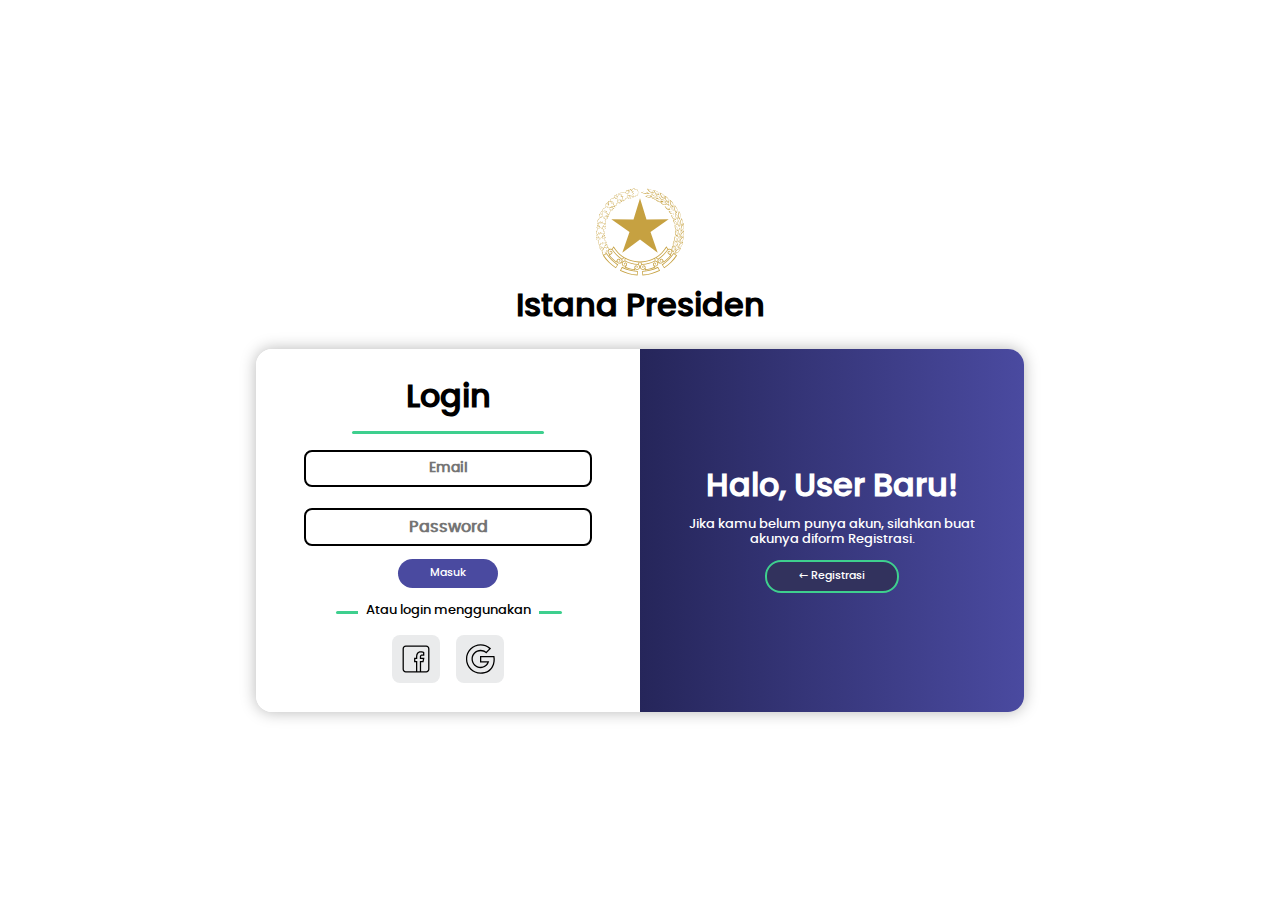
<file: pages/login.html>
<!DOCTYPE html>
<html lang="en">
<head>
    <meta charset="UTF-8">
    <meta http-equiv="X-UA-Compatible" content="IE=edge">
    <meta name="viewport" content="width=device-width, initial-scale=1.0">
    <title>Istana Presiden | Login</title>
    <link rel="stylesheet" href="../css/login.css">
    <link rel="stylesheet" href="../css/normalize.css">
    <script defer src="../js/login.js"></script>
</head>
<body>
    <div class="content-container">
        <div class="page-header">
            <a href="">
                <img src="../icons/setneg-logo.svg" alt="">
            </a>
            <h1> Istana Presiden </h1>
            <div class="msgContainer add fail">
                <div class="msg">
                    Registrasi Berhasil, silahkan login untuk melanjutkan!
                    <span class="clsMsg"> × </span>
                </div>
            </div>
        </div>

        <div class="container" id="container">
            <!-- Toggle Btn Mobile -->
            <div class="tb-container">
                <div class="tb-group">
                    <section class="tb-reg-container">
                        <span class="tb-info reg-info"> <span>i</span> </span>
                        <a href="#reg" class="tb"> ↓ </a>
                    </section>
                    <section class="tb-log-container">
                        <span class="tb-info log-info"> <span>i</span> </span>
                        <a href="#" class="tb"> ↑ </a>
                    </section>
                </div>
            </div>
    
            <!-- Form -->
            <div class="form-container log-container" id="log">
                <form action="/bruh">
                    <h1> Login </h1>
                    <div class="devider"></div>
                    <input type="email" placeholder="Email" class="">
                    <div class="invalid-message">
                        <!-- Isikan email anda terlebih dahulu! -->
                    </div>
                    <input type="password" placeholder="Password">
                    <button type="submit"> Masuk </button>
                    <span class="alternate-text">Atau login menggunakan</span>
                    <div class="alternate-icons">
                        <a href="" title="Facebook"> <img src="../icons/facebook-50.svg" alt=""> </a>
                        <a href="" title="Google"> <img src="../icons/google-50.svg" alt=""> </a>
                    </div>
                </form>
            </div>
            <div class="form-container reg-container" id="reg">
                <form action="/bruh">
                    <h1> Registrasi </h1>
                    <div class="devider"></div>
                    <input type="text" placeholder="Nama">
                    <input type="email" placeholder="Email">
                    <input type="password" placeholder="Password">
                    <button type="submit"> Submit </button>
                </form>
            </div>
    
            <!-- Overlay Layer -->
            <div class="overlay-container">
                <div class="overlay">
                    <div class="overlay-panel right-panel">
                        <h1> Halo, User Baru! </h1>
                        <p> Jika kamu belum punya akun, silahkan buat akunya diform Registrasi. </p>
                        <button type="button" class="ghost" id="regBtn"> ← Registrasi </button>
                    </div>
                    <div class="overlay-panel left-panel">
                        <h1> Selamat Datang Kembali! </h1>
                        <p> Jika kamu sudah punya akun, silahkan masuk melalui form login. </p>
                        <button type="button" class="ghost" id="logBtn"> Login → </button>
                    </div>
                </div>
            </div>
        </div>
    </div>
</body>
</html>
</file>
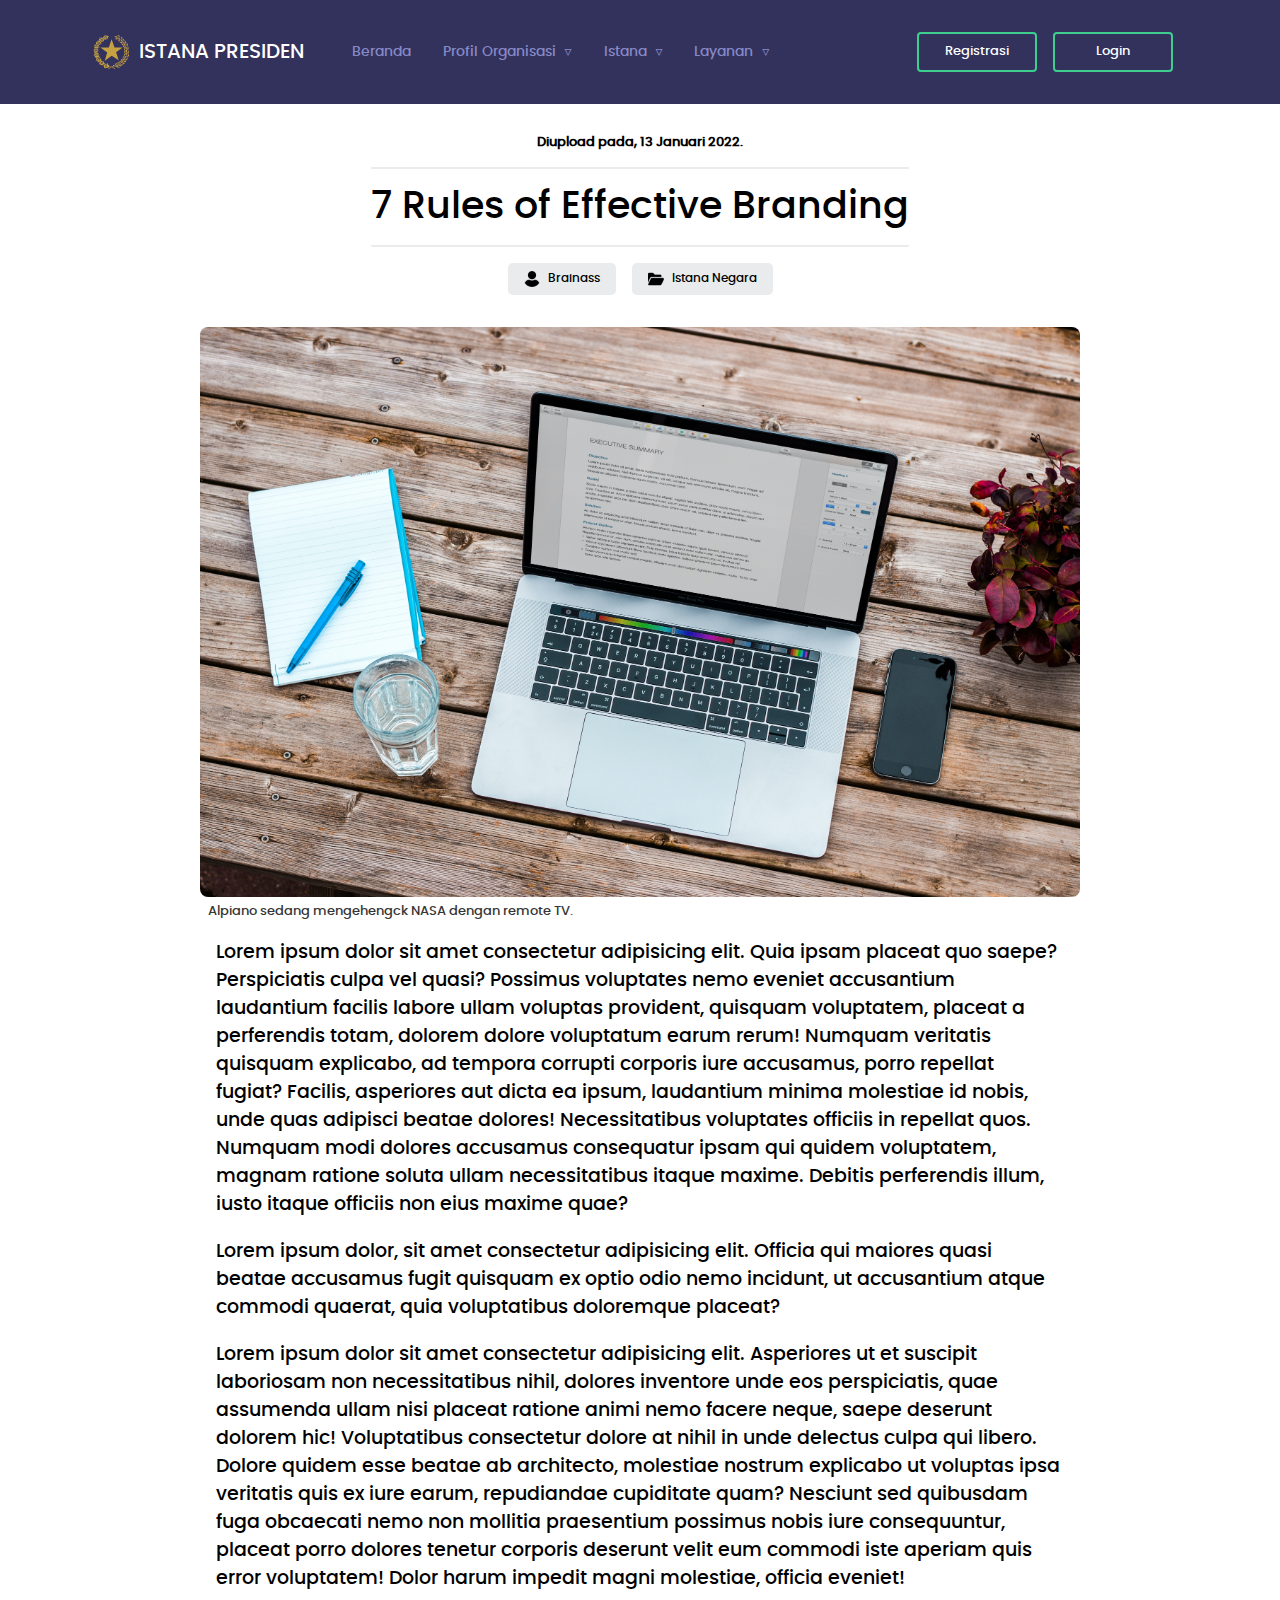
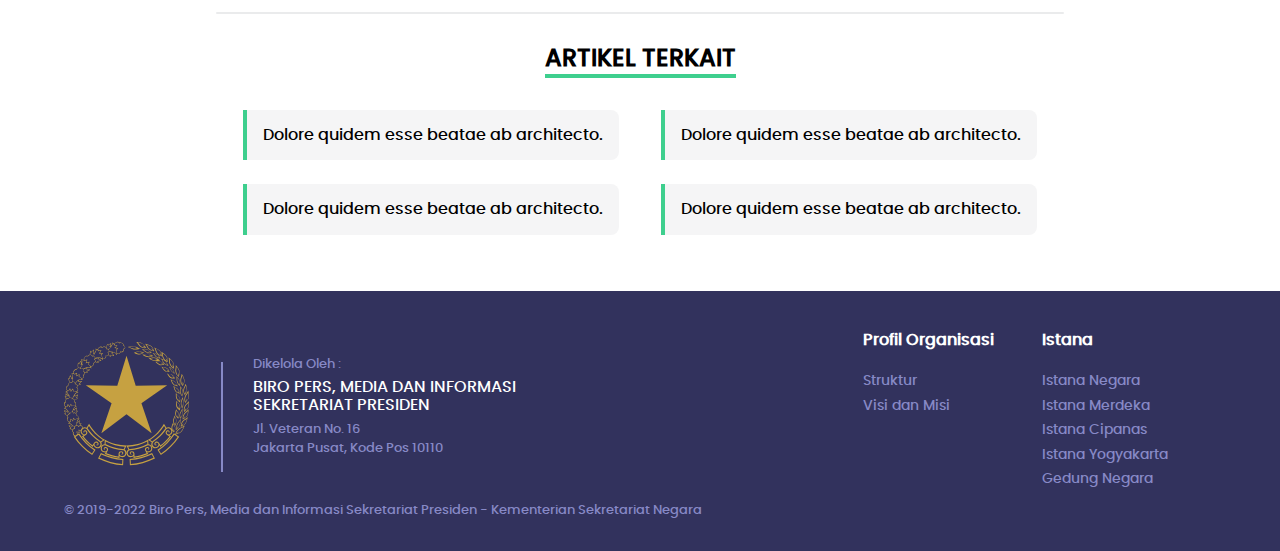
<file: pages/singlePost.html>
<!DOCTYPE html>
<html lang="en">
<head>
    <meta charset="UTF-8">
    <meta http-equiv="X-UA-Compatible" content="IE=edge">
    <meta name="viewport" content="width=device-width, initial-scale=1.0">
    <link rel="stylesheet" href="../css/singlePost.css">
    <link rel="stylesheet" href="../css/normalize.css">
    <link rel="icon" href="../icons/iconHeader.svg">
    <link rel="mask-icon" href="../icons/iconHeader.svg" color="#000000">
    <link rel="apple-touch-icon" href="../icons/iconHeader.svg">
    <link rel="manifest" href="../manifest.json">
    <script defer src="../js/style.js"></script>
    <title> Istana Presiden | Single Post </title>
</head>
<body>
    <!-- Scroll To Top Button -->
    <div class="stp-btn"> ▲ </div>

    <!-- navbar - 1 -->
    <nav class="navbar bg-costom style">
        <div class="container">
            <a class="navbar-brand" href="#">
                <img src="../icons/iconHeader.svg" alt="" width="40" height="34" class="d-inline-block align-text-top me-2">
                ISTANA PRESIDEN
            </a>
            <div class="navbar-btn-toggle" role="button">
                <input type="checkbox" class="btn-nt">
                <span></span>
                <span></span>
                <span></span>
                <span></span>
                <span></span>
            </div>
            <div class="navbar-collapse">
                <ul class="navbar-nav">
                    <li class="nav-item">
                        <a class="nav-link" aria-current="page" href="#">Beranda</a>
                    </li>
                    <li class="nav-item costom">
                        <a class="nav-link">
                            Profil Organisasi
                            <span class="dd-icon"> ▿ </span>
                        </a>
                        <div class="navbar-itm-dropdown">
                            <a href="" class="nid-itm"> Struktur </a>
                            <a href="" class="nid-itm"> Visi dan Misi </a>
                        </div>
                    </li>
                    <li class="nav-item costom">
                        <a class="nav-link">
                            Istana
                            <span class="dd-icon"> ▿ </span>
                        </a>
                        <div class="navbar-itm-dropdown">
                            <a href="" class="nid-itm"> Istana Negara </a>
                            <a href="" class="nid-itm"> Istana Merdeka </a>
                            <a href="" class="nid-itm"> Istana Yogyakarta </a>
                            <a href="" class="nid-itm"> Istana Cipanas </a>
                            <a href="" class="nid-itm"> Gedung Negara  </a>
                        </div>
                    </li>
                    <li class="nav-item costom">
                        <a class="nav-link">
                            Layanan
                            <span class="dd-icon"> ▿ </span>
                        </a>
                        <div class="navbar-itm-dropdown">
                            <a href="" class="nid-itm"> Layanan 1 </a>
                            <a href="" class="nid-itm"> Layanan 2 </a>
                            <a href="" class="nid-itm"> Layanan 3 </a>
                            <a href="" class="nid-itm"> Layanan 4 </a>
                            <a href="" class="nid-itm"> Layanan 5 </a>
                        </div>
                    </li>
                </ul>
                <ul class="navbar-nav login-reg">
                    <li class="nav-item">
                        <a href="pages/login.html#reg" class="nav-link reg-btn"> Registrasi </a>
                    </li>
                    <li class="nav-item">
                        <a href="pages/login.html" class="nav-link log-btn"> Login </a>
                    </li>
                    <!-- <li class="nav-item user-valid">
                        <div class="user-valid-info">
                            <span> Queen Padma Lestari </span>
                        </div>
                        <div class="user-valid-menu">
                            <a href="">
                                <img src="../icons/dashboard.svg" width="16" height="16" alt="">
                                Dashboard
                            </a>
                            <form action="">
                                <button type="submit">
                                    <img src="../icons/logout.svg" width="16" height="16" alt="">
                                    Logout
                                </button>
                            </form>
                        </div>
                    </li> -->
                </ul>
            </div>
        </div>
    </nav>

    <!-- Single Post -->
    <div class="container">
        <!-- Main Post -->
        <article>
            <section class="headerContainer">
                <div class="dateUpload small">
                    Diupload pada, 13 Januari 2022.
                </div>
                <div class="titlePost">
                    <span class="devider"></span>
                        7 Rules of Effective Branding
                    <span class="devider"></span>
                </div>
                <div class="postInfo">
                    <a href="" class="boxInfo" title="Penulis">
                        <img src="../icons/user.png" width="16" height="16">
                        Brainass
                    </a>
                    <a href="" class="boxInfo" title="Kategori">
                        <img src="../icons/folder.png" width="16" height="16">
                        Istana Negara
                    </a>
                </div>
            </section>
            <section class="featuredImg">
                <figure>
                    <img src="../icons/coba.jpg" alt="Header Post">
                    <figcaption>
                        Alpiano sedang mengehengck NASA dengan remote TV. 
                    </figcaption>
                </figure>
            </section>
            <section class="body">
                <p>Lorem ipsum dolor sit amet consectetur adipisicing elit. Quia ipsam placeat quo saepe? Perspiciatis culpa vel quasi? Possimus voluptates nemo eveniet accusantium laudantium facilis labore ullam voluptas provident, quisquam voluptatem, placeat a perferendis totam, dolorem dolore voluptatum earum rerum! Numquam veritatis quisquam explicabo, ad tempora corrupti corporis iure accusamus, porro repellat fugiat? Facilis, asperiores aut dicta ea ipsum, laudantium minima molestiae id nobis, unde quas adipisci beatae dolores! Necessitatibus voluptates officiis in repellat quos. Numquam modi dolores accusamus consequatur ipsam qui quidem voluptatem, magnam ratione soluta ullam necessitatibus itaque maxime. Debitis perferendis illum, iusto itaque officiis non eius maxime quae?</p>
                <p>Lorem ipsum dolor, sit amet consectetur adipisicing elit. Officia qui maiores quasi beatae accusamus fugit quisquam ex optio odio nemo incidunt, ut accusantium atque commodi quaerat, quia voluptatibus doloremque placeat?</p>
                <p>Lorem ipsum dolor sit amet consectetur adipisicing elit. Asperiores ut et suscipit laboriosam non necessitatibus nihil, dolores inventore unde eos perspiciatis, quae assumenda ullam nisi placeat ratione animi nemo facere neque, saepe deserunt dolorem hic! Voluptatibus consectetur dolore at nihil in unde delectus culpa qui libero. Dolore quidem esse beatae ab architecto, molestiae nostrum explicabo ut voluptas ipsa veritatis quis ex iure earum, repudiandae cupiditate quam? Nesciunt sed quibusdam fuga obcaecati nemo non mollitia praesentium possimus nobis iure consequuntur, placeat porro dolores tenetur corporis deserunt velit eum commodi iste aperiam quis error voluptatem! Dolor harum impedit magni molestiae, officia eveniet!</p>
                <span class="devider"></span>
            </section>
        </article>

        <!-- Related Post -->
        <div class="relatedPosts">
            <div class="rpContainer">
                <h2> Artikel Terkait </h2>
            </div>
            <div class="postsContainer">
                <a href="" class="post">
                    Dolore quidem esse beatae ab architecto.
                </a>
                <a href="" class="post">
                    Dolore quidem esse beatae ab architecto.
                </a>
                <a href="" class="post">
                    Dolore quidem esse beatae ab architecto.
                </a>
                <a href="" class="post">
                    Dolore quidem esse beatae ab architecto.
                </a>
            </div>
        </div>
    </div>

    <!-- Footer -->
    <div class="footer-container">
        <footer class="footer">
            <div class="media-footer">
                <section class="info-media-footer">
                    <div class="info-media-icon">
                        <img src="../icons/setneg-logo.svg" width="125" height="125">
                    </div>
                    <div class="info-media-profil">
                        <span>Dikelola Oleh :</span>
                        <div class="media-profil">
                            <span> Biro Pers, Media dan Informasi </span>
                            <span> Sekretariat Presiden </span>
                        </div>
                        <span>
                            Jl. Veteran No. 16<br>
                            Jakarta Pusat, Kode Pos 10110
                        </span>
                    </div>
                </section>
                <section class="links-media-footer">
                    <div class="links">
                        <h4> Profil Organisasi </h4>
                        <a href=""> Struktur </a>
                        <a href=""> Visi dan Misi </a>
                    </div>
                    <div class="links">
                        <h4> Istana </h4>
                        <a href=""> Istana Negara </a>
                        <a href=""> Istana Merdeka </a>
                        <a href=""> Istana Cipanas </a>
                        <a href=""> Istana Yogyakarta </a>
                        <a href=""> Gedung Negara </a>
                    </div>
                </section>
            </div>
            <div class="copyright-footer">
                <span> &copy; 2019-2022 Biro Pers, Media dan Informasi Sekretariat Presiden - Kementerian Sekretariat Negara </span>
            </div>
        </footer>
    </div>
</body>
</html>
</file>
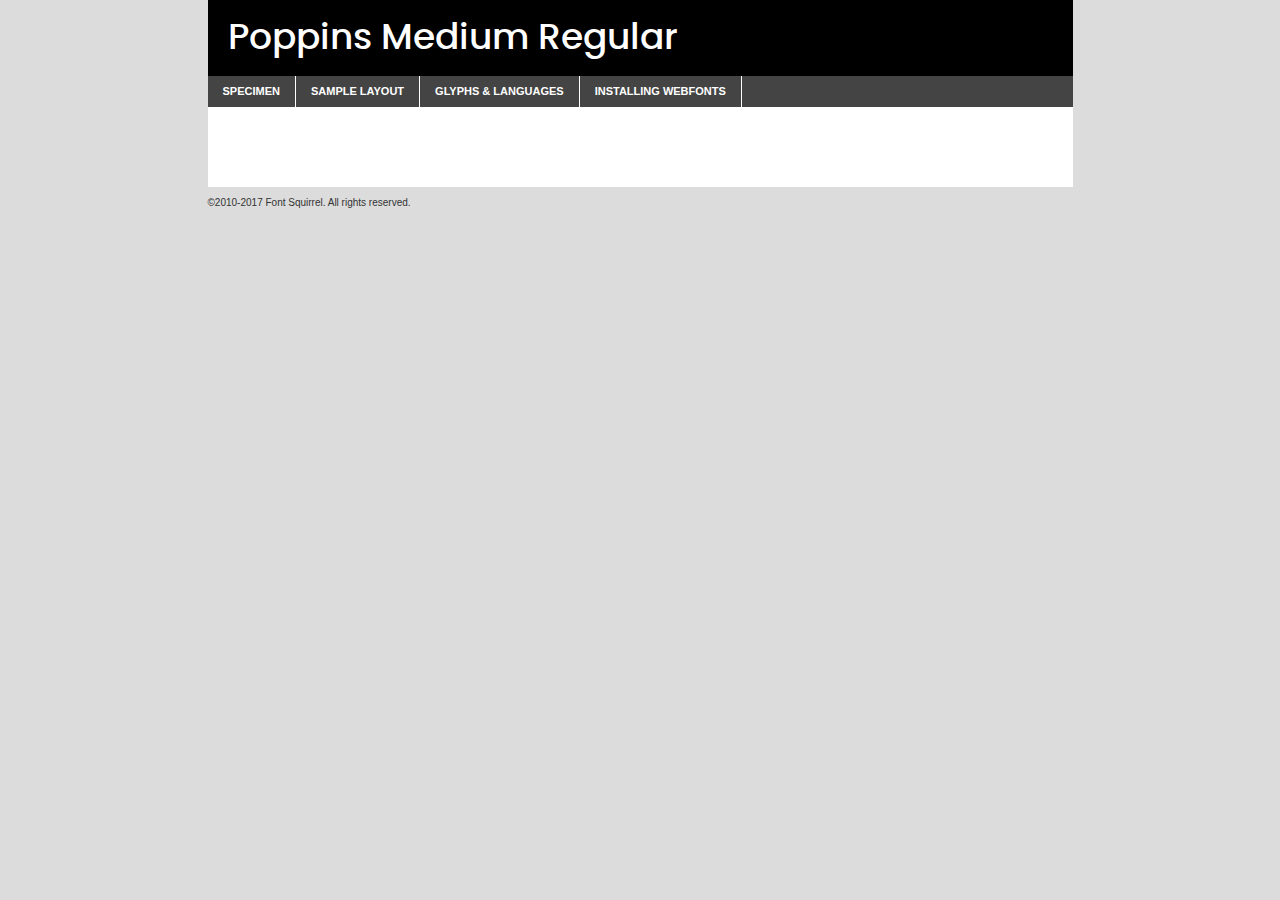
<file: font/medium/poppins-medium-demo.html>
<!DOCTYPE html PUBLIC "-//W3C//DTD XHTML 1.0 Transitional//EN"
	"http://www.w3.org/TR/xhtml1/DTD/xhtml1-transitional.dtd">

<html xmlns="http://www.w3.org/1999/xhtml" xml:lang="en" lang="en">
<head>
	<meta http-equiv="Content-Type" content="text/html; charset=utf-8" />
	<script src="http://ajax.googleapis.com/ajax/libs/jquery/1.7.2/jquery.min.js" type="text/javascript" charset="utf-8"></script>
	<script type="text/javascript">
	(function($){$.fn.easyTabs=function(option){var param=jQuery.extend({fadeSpeed:"fast",defaultContent:1,activeClass:'active'},option);$(this).each(function(){var thisId="#"+this.id;if(param.defaultContent==''){param.defaultContent=1;}
	if(typeof param.defaultContent=="number")
	{var defaultTab=$(thisId+" .tabs li:eq("+(param.defaultContent-1)+") a").attr('href').substr(1);}else{var defaultTab=param.defaultContent;}
	$(thisId+" .tabs li a").each(function(){var tabToHide=$(this).attr('href').substr(1);$("#"+tabToHide).addClass('easytabs-tab-content');});hideAll();changeContent(defaultTab);function hideAll(){$(thisId+" .easytabs-tab-content").hide();}
	function changeContent(tabId){hideAll();$(thisId+" .tabs li").removeClass(param.activeClass);$(thisId+" .tabs li a[href=#"+tabId+"]").closest('li').addClass(param.activeClass);if(param.fadeSpeed!="none")
	{$(thisId+" #"+tabId).fadeIn(param.fadeSpeed);}else{$(thisId+" #"+tabId).show();}}
	$(thisId+" .tabs li").click(function(){var tabId=$(this).find('a').attr('href').substr(1);changeContent(tabId);return false;});});}})(jQuery);
	</script>
	<link rel="stylesheet" href="specimen_files/specimen_stylesheet.css" type="text/css" charset="utf-8" />
	<link rel="stylesheet" href="stylesheet.css" type="text/css" charset="utf-8" />

	<style type="text/css">
					body{
				font-family: 'poppinsmedium';
							}
		</style>

	<title>Poppins Medium Regular Specimen</title>
	
	
	<script type="text/javascript" charset="utf-8">
		$(document).ready(function() {
			$('#container').easyTabs({defaultContent:1});
		});
	</script>
</head>

<body>
<div id="container">
	<div id="header">
		Poppins Medium Regular	</div>
	<ul class="tabs">
		<li><a href="#specimen">Specimen</a></li>
		<li><a href="#layout">Sample Layout</a></li>
				<li><a href="#glyphs">Glyphs &amp; Languages</a></li>
		<li><a href="#installing">Installing Webfonts</a></li>
		
	</ul>
	
	<div id="main_content">

		
			<div id="specimen">
		
				<div class="section">
					<div class="grid12 firstcol">
						<div class="huge">AaBb</div>
					</div>
				</div>
		
				<div class="section">
					<div class="glyph_range">A&#x200B;B&#x200b;C&#x200b;D&#x200b;E&#x200b;F&#x200b;G&#x200b;H&#x200b;I&#x200b;J&#x200b;K&#x200b;L&#x200b;M&#x200b;N&#x200b;O&#x200b;P&#x200b;Q&#x200b;R&#x200b;S&#x200b;T&#x200b;U&#x200b;V&#x200b;W&#x200b;X&#x200b;Y&#x200b;Z&#x200b;a&#x200b;b&#x200b;c&#x200b;d&#x200b;e&#x200b;f&#x200b;g&#x200b;h&#x200b;i&#x200b;j&#x200b;k&#x200b;l&#x200b;m&#x200b;n&#x200b;o&#x200b;p&#x200b;q&#x200b;r&#x200b;s&#x200b;t&#x200b;u&#x200b;v&#x200b;w&#x200b;x&#x200b;y&#x200b;z&#x200b;1&#x200b;2&#x200b;3&#x200b;4&#x200b;5&#x200b;6&#x200b;7&#x200b;8&#x200b;9&#x200b;0&#x200b;&amp;&#x200b;.&#x200b;,&#x200b;?&#x200b;!&#x200b;&#64;&#x200b;(&#x200b;)&#x200b;#&#x200b;$&#x200b;%&#x200b;*&#x200b;+&#x200b;-&#x200b;=&#x200b;:&#x200b;;</div>
				</div>
				<div class="section">
					<div class="grid12 firstcol">
						<table class="sample_table">
							<tr><td>10</td><td class="size10">abcdefghijklmnopqrstuvwxyzABCDEFGHIJKLMNOPQRSTUVWXYZ0123456789abcdefghijklmnopqrstuvwxyzABCDEFGHIJKLMNOPQRSTUVWXYZ0123456789abcdefghijklmnopqrstuvwxyzABCDEFGHIJKLMNOPQRSTUVWXYZ</td></tr>
							<tr><td>11</td><td class="size11">abcdefghijklmnopqrstuvwxyzABCDEFGHIJKLMNOPQRSTUVWXYZ0123456789abcdefghijklmnopqrstuvwxyzABCDEFGHIJKLMNOPQRSTUVWXYZ0123456789abcdefghijklmnopqrstuvwxyzABCDEFGHIJKLMNOPQRSTUVWXYZ</td></tr>
							<tr><td>12</td><td class="size12">abcdefghijklmnopqrstuvwxyzABCDEFGHIJKLMNOPQRSTUVWXYZ0123456789abcdefghijklmnopqrstuvwxyzABCDEFGHIJKLMNOPQRSTUVWXYZ0123456789abcdefghijklmnopqrstuvwxyzABCDEFGHIJKLMNOPQRSTUVWXYZ</td></tr>
							<tr><td>13</td><td class="size13">abcdefghijklmnopqrstuvwxyzABCDEFGHIJKLMNOPQRSTUVWXYZ0123456789abcdefghijklmnopqrstuvwxyzABCDEFGHIJKLMNOPQRSTUVWXYZ0123456789abcdefghijklmnopqrstuvwxyzABCDEFGHIJKLMNOPQRSTUVWXYZ</td></tr>
							<tr><td>14</td><td class="size14">abcdefghijklmnopqrstuvwxyzABCDEFGHIJKLMNOPQRSTUVWXYZ0123456789abcdefghijklmnopqrstuvwxyzABCDEFGHIJKLMNOPQRSTUVWXYZ0123456789abcdefghijklmnopqrstuvwxyzABCDEFGHIJKLMNOPQRSTUVWXYZ</td></tr>
							<tr><td>16</td><td class="size16">abcdefghijklmnopqrstuvwxyzABCDEFGHIJKLMNOPQRSTUVWXYZ0123456789abcdefghijklmnopqrstuvwxyzABCDEFGHIJKLMNOPQRSTUVWXYZ</td></tr>
							<tr><td>18</td><td class="size18">abcdefghijklmnopqrstuvwxyzABCDEFGHIJKLMNOPQRSTUVWXYZ0123456789abcdefghijklmnopqrstuvwxyzABCDEFGHIJKLMNOPQRSTUVWXYZ</td></tr>
							<tr><td>20</td><td class="size20">abcdefghijklmnopqrstuvwxyzABCDEFGHIJKLMNOPQRSTUVWXYZ0123456789abcdefghijklmnopqrstuvwxyzABCDEFGHIJKLMNOPQRSTUVWXYZ</td></tr>
							<tr><td>24</td><td class="size24">abcdefghijklmnopqrstuvwxyzABCDEFGHIJKLMNOPQRSTUVWXYZ0123456789abcdefghijklmnopqrstuvwxyzABCDEFGHIJKLMNOPQRSTUVWXYZ</td></tr>
							<tr><td>30</td><td class="size30">abcdefghijklmnopqrstuvwxyzABCDEFGHIJKLMNOPQRSTUVWXYZ0123456789abcdefghijklmnopqrstuvwxyzABCDEFGHIJKLMNOPQRSTUVWXYZ</td></tr>
							<tr><td>36</td><td class="size36">abcdefghijklmnopqrstuvwxyzABCDEFGHIJKLMNOPQRSTUVWXYZ0123456789abcdefghijklmnopqrstuvwxyzABCDEFGHIJKLMNOPQRSTUVWXYZ</td></tr>
							<tr><td>48</td><td class="size48">abcdefghijklmnopqrstuvwxyzABCDEFGHIJKLMNOPQRSTUVWXYZ0123456789abcdefghijklmnopqrstuvwxyzABCDEFGHIJKLMNOPQRSTUVWXYZ</td></tr>
							<tr><td>60</td><td class="size60">abcdefghijklmnopqrstuvwxyzABCDEFGHIJKLMNOPQRSTUVWXYZ0123456789abcdefghijklmnopqrstuvwxyzABCDEFGHIJKLMNOPQRSTUVWXYZ</td></tr>
							<tr><td>72</td><td class="size72">abcdefghijklmnopqrstuvwxyzABCDEFGHIJKLMNOPQRSTUVWXYZ0123456789abcdefghijklmnopqrstuvwxyzABCDEFGHIJKLMNOPQRSTUVWXYZ</td></tr>
							<tr><td>90</td><td class="size90">abcdefghijklmnopqrstuvwxyzABCDEFGHIJKLMNOPQRSTUVWXYZ0123456789abcdefghijklmnopqrstuvwxyzABCDEFGHIJKLMNOPQRSTUVWXYZ</td></tr>
						</table>
				
					</div>
			
				</div>
		
		
		
								<div class="section" id="bodycomparison">


										<div id="xheight">
				<div class="fontbody">&#x25FC;&#x25FC;&#x25FC;&#x25FC;&#x25FC;&#x25FC;&#x25FC;&#x25FC;&#x25FC;&#x25FC;&#x25FC;&#x25FC;&#x25FC;&#x25FC;&#x25FC;&#x25FC;&#x25FC;&#x25FC;&#x25FC;&#x25FC;&#x25FC;&#x25FC;&#x25FC;&#x25FC;&#x25FC;&#x25FC;&#x25FC;&#x25FC;&#x25FC;&#x25FC;&#x25FC;&#x25FC;&#x25FC;&#x25FC;&#x25FC;&#x25FC;&#x25FC;&#x25FC;&#x25FC;&#x25FC;&#x25FC;&#x25FC;&#x25FC;&#x25FC;&#x25FC;&#x25FC;&#x25FC;&#x25FC;&#x25FC;&#x25FC;&#x25FC;&#x25FC;&#x25FC;&#x25FC;&#x25FC;&#x25FC;&#x25FC;&#x25FC;&#x25FC;&#x25FC;&#x25FC;&#x25FC;&#x25FC;&#x25FC;&#x25FC;&#x25FC;&#x25FC;&#x25FC;&#x25FC;&#x25FC;&#x25FC;&#x25FC;&#x25FC;&#x25FC;&#x25FC;&#x25FC;&#x25FC;&#x25FC;&#x25FC;&#x25FC;&#x25FC;&#x25FC;&#x25FC;&#x25FC;&#x25FC;&#x25FC;&#x25FC;&#x25FC;&#x25FC;&#x25FC;&#x25FC;&#x25FC;&#x25FC;&#x25FC;&#x25FC;&#x25FC;&#x25FC;&#x25FC;&#x25FC;body</div><div class="arialbody">body</div><div class="verdanabody">body</div><div class="georgiabody">body</div></div>
										<div class="fontbody" style="z-index:1">
											body<span>Poppins Medium Regular</span>
										</div>
										<div class="arialbody" style="z-index:1">
											body<span>Arial</span>
										</div>
										<div class="verdanabody" style="z-index:1">
											body<span>Verdana</span>
										</div>
										<div class="georgiabody" style="z-index:1">
											body<span>Georgia</span>
										</div>



								</div>
		
		
				<div class="section psample psample_row1" id="">
					
					<div class="grid2 firstcol">
						<p class="size10"><span>10.</span>Aenean lacinia bibendum nulla sed consectetur. Fusce dapibus, tellus ac cursus commodo, tortor mauris condimentum nibh, ut fermentum massa justo sit amet risus. Nullam id dolor id nibh ultricies vehicula ut id elit. Cum sociis natoque penatibus et magnis dis parturient montes, nascetur ridiculus mus. Nulla vitae elit libero, a pharetra augue.</p>
			
					</div>
					<div class="grid3">
						<p class="size11"><span>11.</span>Aenean lacinia bibendum nulla sed consectetur. Fusce dapibus, tellus ac cursus commodo, tortor mauris condimentum nibh, ut fermentum massa justo sit amet risus. Nullam id dolor id nibh ultricies vehicula ut id elit. Cum sociis natoque penatibus et magnis dis parturient montes, nascetur ridiculus mus. Nulla vitae elit libero, a pharetra augue.</p>
			
					</div>
					<div class="grid3">
						<p class="size12"><span>12.</span>Aenean lacinia bibendum nulla sed consectetur. Fusce dapibus, tellus ac cursus commodo, tortor mauris condimentum nibh, ut fermentum massa justo sit amet risus. Nullam id dolor id nibh ultricies vehicula ut id elit. Cum sociis natoque penatibus et magnis dis parturient montes, nascetur ridiculus mus. Nulla vitae elit libero, a pharetra augue.</p>
			
					</div>
					<div class="grid4">
						<p class="size13"><span>13.</span>Aenean lacinia bibendum nulla sed consectetur. Fusce dapibus, tellus ac cursus commodo, tortor mauris condimentum nibh, ut fermentum massa justo sit amet risus. Nullam id dolor id nibh ultricies vehicula ut id elit. Cum sociis natoque penatibus et magnis dis parturient montes, nascetur ridiculus mus. Nulla vitae elit libero, a pharetra augue.</p>
			
					</div>
					<div class="white_blend"></div>
					
				</div>
				<div class="section psample psample_row2" id="">
					<div class="grid3 firstcol">
						<p class="size14"><span>14.</span>Aenean lacinia bibendum nulla sed consectetur. Fusce dapibus, tellus ac cursus commodo, tortor mauris condimentum nibh, ut fermentum massa justo sit amet risus. Nullam id dolor id nibh ultricies vehicula ut id elit. Cum sociis natoque penatibus et magnis dis parturient montes, nascetur ridiculus mus. Nulla vitae elit libero, a pharetra augue.</p>
			
					</div>
					<div class="grid4">
						<p class="size16"><span>16.</span>Aenean lacinia bibendum nulla sed consectetur. Fusce dapibus, tellus ac cursus commodo, tortor mauris condimentum nibh, ut fermentum massa justo sit amet risus. Nullam id dolor id nibh ultricies vehicula ut id elit. Cum sociis natoque penatibus et magnis dis parturient montes, nascetur ridiculus mus. Nulla vitae elit libero, a pharetra augue.</p>
			
					</div>
					<div class="grid5">
						<p class="size18"><span>18.</span>Aenean lacinia bibendum nulla sed consectetur. Fusce dapibus, tellus ac cursus commodo, tortor mauris condimentum nibh, ut fermentum massa justo sit amet risus. Nullam id dolor id nibh ultricies vehicula ut id elit. Cum sociis natoque penatibus et magnis dis parturient montes, nascetur ridiculus mus. Nulla vitae elit libero, a pharetra augue.</p>
			
					</div>

					<div class="white_blend"></div>

				</div>
				
				<div class="section psample psample_row3" id="">
					<div class="grid5 firstcol">
						<p class="size20"><span>20.</span>Aenean lacinia bibendum nulla sed consectetur. Fusce dapibus, tellus ac cursus commodo, tortor mauris condimentum nibh, ut fermentum massa justo sit amet risus. Nullam id dolor id nibh ultricies vehicula ut id elit. Cum sociis natoque penatibus et magnis dis parturient montes, nascetur ridiculus mus. Nulla vitae elit libero, a pharetra augue.</p>
					</div>
					<div class="grid7">
						<p class="size24"><span>24.</span>Aenean lacinia bibendum nulla sed consectetur. Fusce dapibus, tellus ac cursus commodo, tortor mauris condimentum nibh, ut fermentum massa justo sit amet risus. Nullam id dolor id nibh ultricies vehicula ut id elit. Cum sociis natoque penatibus et magnis dis parturient montes, nascetur ridiculus mus. Nulla vitae elit libero, a pharetra augue.</p>
					</div>
					
					<div class="white_blend"></div>
					
				</div>
				
				<div class="section psample psample_row4" id="">
					<div class="grid12 firstcol">
						<p class="size30"><span>30.</span>Aenean lacinia bibendum nulla sed consectetur. Fusce dapibus, tellus ac cursus commodo, tortor mauris condimentum nibh, ut fermentum massa justo sit amet risus. Nullam id dolor id nibh ultricies vehicula ut id elit. Cum sociis natoque penatibus et magnis dis parturient montes, nascetur ridiculus mus. Nulla vitae elit libero, a pharetra augue.</p>
					</div>
					<div class="white_blend"></div>
					
				</div>
				
				
				
				<div class="section psample psample_row1 fullreverse">
					<div class="grid2 firstcol">
						<p class="size10"><span>10.</span>Aenean lacinia bibendum nulla sed consectetur. Fusce dapibus, tellus ac cursus commodo, tortor mauris condimentum nibh, ut fermentum massa justo sit amet risus. Nullam id dolor id nibh ultricies vehicula ut id elit. Cum sociis natoque penatibus et magnis dis parturient montes, nascetur ridiculus mus. Nulla vitae elit libero, a pharetra augue.</p>
			
					</div>
					<div class="grid3">
						<p class="size11"><span>11.</span>Aenean lacinia bibendum nulla sed consectetur. Fusce dapibus, tellus ac cursus commodo, tortor mauris condimentum nibh, ut fermentum massa justo sit amet risus. Nullam id dolor id nibh ultricies vehicula ut id elit. Cum sociis natoque penatibus et magnis dis parturient montes, nascetur ridiculus mus. Nulla vitae elit libero, a pharetra augue.</p>
			
					</div>
					<div class="grid3">
						<p class="size12"><span>12.</span>Aenean lacinia bibendum nulla sed consectetur. Fusce dapibus, tellus ac cursus commodo, tortor mauris condimentum nibh, ut fermentum massa justo sit amet risus. Nullam id dolor id nibh ultricies vehicula ut id elit. Cum sociis natoque penatibus et magnis dis parturient montes, nascetur ridiculus mus. Nulla vitae elit libero, a pharetra augue.</p>
			
					</div>
					<div class="grid4">
						<p class="size13"><span>13.</span>Aenean lacinia bibendum nulla sed consectetur. Fusce dapibus, tellus ac cursus commodo, tortor mauris condimentum nibh, ut fermentum massa justo sit amet risus. Nullam id dolor id nibh ultricies vehicula ut id elit. Cum sociis natoque penatibus et magnis dis parturient montes, nascetur ridiculus mus. Nulla vitae elit libero, a pharetra augue.</p>
			
					</div>
					<div class="black_blend"></div>
					
				</div>
				
				<div class="section psample psample_row2 fullreverse">
					<div class="grid3 firstcol">
						<p class="size14"><span>14.</span>Aenean lacinia bibendum nulla sed consectetur. Fusce dapibus, tellus ac cursus commodo, tortor mauris condimentum nibh, ut fermentum massa justo sit amet risus. Nullam id dolor id nibh ultricies vehicula ut id elit. Cum sociis natoque penatibus et magnis dis parturient montes, nascetur ridiculus mus. Nulla vitae elit libero, a pharetra augue.</p>
			
					</div>
					<div class="grid4">
						<p class="size16"><span>16.</span>Aenean lacinia bibendum nulla sed consectetur. Fusce dapibus, tellus ac cursus commodo, tortor mauris condimentum nibh, ut fermentum massa justo sit amet risus. Nullam id dolor id nibh ultricies vehicula ut id elit. Cum sociis natoque penatibus et magnis dis parturient montes, nascetur ridiculus mus. Nulla vitae elit libero, a pharetra augue.</p>
			
					</div>
					<div class="grid5">
						<p class="size18"><span>18.</span>Aenean lacinia bibendum nulla sed consectetur. Fusce dapibus, tellus ac cursus commodo, tortor mauris condimentum nibh, ut fermentum massa justo sit amet risus. Nullam id dolor id nibh ultricies vehicula ut id elit. Cum sociis natoque penatibus et magnis dis parturient montes, nascetur ridiculus mus. Nulla vitae elit libero, a pharetra augue.</p>
			
					</div>
					<div class="black_blend"></div>

				</div>
				
				<div class="section psample fullreverse psample_row3" id="">
					<div class="grid5 firstcol">
						<p class="size20"><span>20.</span>Aenean lacinia bibendum nulla sed consectetur. Fusce dapibus, tellus ac cursus commodo, tortor mauris condimentum nibh, ut fermentum massa justo sit amet risus. Nullam id dolor id nibh ultricies vehicula ut id elit. Cum sociis natoque penatibus et magnis dis parturient montes, nascetur ridiculus mus. Nulla vitae elit libero, a pharetra augue.</p>
					</div>
					<div class="grid7">
						<p class="size24"><span>24.</span>Aenean lacinia bibendum nulla sed consectetur. Fusce dapibus, tellus ac cursus commodo, tortor mauris condimentum nibh, ut fermentum massa justo sit amet risus. Nullam id dolor id nibh ultricies vehicula ut id elit. Cum sociis natoque penatibus et magnis dis parturient montes, nascetur ridiculus mus. Nulla vitae elit libero, a pharetra augue.</p>
					</div>
					
					<div class="black_blend"></div>
					
				</div>
				
				<div class="section psample fullreverse psample_row4" id="" style="border-bottom: 20px #000 solid;">
					<div class="grid12 firstcol">
						<p class="size30"><span>30.</span>Aenean lacinia bibendum nulla sed consectetur. Fusce dapibus, tellus ac cursus commodo, tortor mauris condimentum nibh, ut fermentum massa justo sit amet risus. Nullam id dolor id nibh ultricies vehicula ut id elit. Cum sociis natoque penatibus et magnis dis parturient montes, nascetur ridiculus mus. Nulla vitae elit libero, a pharetra augue.</p>
					</div>
					<div class="black_blend"></div>
					
				</div>
				
				
				
				
			</div>
			
			<div id="layout">
				
				<div class="section">
					
					<div class="grid12 firstcol">
						<h1>Lorem Ipsum Dolor</h1>
						<h2>Etiam porta sem malesuada magna mollis euismod</h2>
						
						<p class="byline">By <a href="#link">Aenean Lacinia</a></p>
					</div>
				</div>
				<div class="section">
					<div class="grid8 firstcol">
						<p class="large">Donec sed odio dui. Morbi leo risus, porta ac consectetur ac, vestibulum at eros. Fusce dapibus, tellus ac cursus commodo, tortor mauris condimentum nibh, ut fermentum massa justo sit amet risus. </p>

						
						<h3>Pellentesque ornare sem</h3>

						<p>Maecenas sed diam eget risus varius blandit sit amet non magna. Maecenas faucibus mollis interdum. Donec ullamcorper nulla non metus auctor fringilla. Nullam id dolor id nibh ultricies vehicula ut id elit. Nullam id dolor id nibh ultricies vehicula ut id elit. </p>

						<p>Aenean eu leo quam. Pellentesque ornare sem lacinia quam venenatis vestibulum. Lorem ipsum dolor sit amet, consectetur adipiscing elit. Cum sociis natoque penatibus et magnis dis parturient montes, nascetur ridiculus mus. </p>

						<p>Nulla vitae elit libero, a pharetra augue. Praesent commodo cursus magna, vel scelerisque nisl consectetur et. Aenean lacinia bibendum nulla sed consectetur. </p>

						<p>Nullam quis risus eget urna mollis ornare vel eu leo. Nullam quis risus eget urna mollis ornare vel eu leo. Maecenas sed diam eget risus varius blandit sit amet non magna. Donec ullamcorper nulla non metus auctor fringilla. </p>

						<h3>Cras mattis consectetur</h3>

						<p>Aenean eu leo quam. Pellentesque ornare sem lacinia quam venenatis vestibulum. Aenean lacinia bibendum nulla sed consectetur. Integer posuere erat a ante venenatis dapibus posuere velit aliquet. Cras mattis consectetur purus sit amet fermentum. </p>

						<p>Nullam id dolor id nibh ultricies vehicula ut id elit. Nullam quis risus eget urna mollis ornare vel eu leo. Cras mattis consectetur purus sit amet fermentum.</p>
					</div>
					
					<div class="grid4 sidebar">
						
						<div class="box reverse">
							<p class="last">Nullam quis risus eget urna mollis ornare vel eu leo. Donec ullamcorper nulla non metus auctor fringilla. Cras mattis consectetur purus sit amet fermentum. Sed posuere consectetur est at lobortis. Lorem ipsum dolor sit amet, consectetur adipiscing elit. </p>
						</div>
						
						<p class="caption">Maecenas sed diam eget risus varius.</p>

						<p>Vestibulum id ligula porta felis euismod semper. Integer posuere erat a ante venenatis dapibus posuere velit aliquet. Vestibulum id ligula porta felis euismod semper. Sed posuere consectetur est at lobortis. Maecenas sed diam eget risus varius blandit sit amet non magna. Fusce dapibus, tellus ac cursus commodo, tortor mauris condimentum nibh, ut fermentum massa justo sit amet risus. </p>

					

						<p>Duis mollis, est non commodo luctus, nisi erat porttitor ligula, eget lacinia odio sem nec elit. Aenean lacinia bibendum nulla sed consectetur. Vivamus sagittis lacus vel augue laoreet rutrum faucibus dolor auctor. Aenean lacinia bibendum nulla sed consectetur. Nullam quis risus eget urna mollis ornare vel eu leo. </p>

						<p>Praesent commodo cursus magna, vel scelerisque nisl consectetur et. Donec ullamcorper nulla non metus auctor fringilla. Maecenas faucibus mollis interdum. Fusce dapibus, tellus ac cursus commodo, tortor mauris condimentum nibh, ut fermentum massa justo sit amet risus. </p>

					</div>
				</div>
				
			</div>


			



		<div id="glyphs">
			<div class="section">
				<div class="grid12 firstcol">
			
				<h1>Language Support</h1>
				<p>The subset of Poppins Medium Regular in this kit supports the following languages:<br />
			
					Albanian, Basque, Breton, Chamorro, Danish, Dutch, English, Faroese, Finnish, French, Frisian, Galician, German, Icelandic, Italian, Malagasy, Norwegian, Portuguese, Spanish, Alsatian, Aragonese, Arapaho, Arrernte, Asturian, Aymara, Bislama, Cebuano, Corsican, Fijian, French_creole, Genoese, Gilbertese, Greenlandic, Haitian_creole, Hiligaynon, Hmong, Hopi, Ibanag, Iloko_ilokano, Indonesian, Interglossa_glosa, Interlingua, Irish_gaelic, Jerriais, Lojban, Lombard, Luxembourgeois, Manx, Mohawk, Norfolk_pitcairnese, Occitan, Oromo, Pangasinan, Papiamento, Piedmontese, Potawatomi, Rhaeto-romance, Romansh, Rotokas, Sami_lule, Samoan, Sardinian, Scots_gaelic, Seychelles_creole, Shona, Sicilian, Somali, Southern_ndebele, Swahili, Swati_swazi, Tagalog_filipino_pilipino, Tetum, Tok_pisin, Uyghur_latinized, Volapuk, Walloon, Warlpiri, Xhosa, Yapese, Zulu, Latinbasic, Ubasic, Demo				</p>
				<h1>Glyph Chart</h1>
				<p>The subset of Poppins Medium Regular in this kit includes all the glyphs listed below. Unicode entities are included above each glyph to help you insert individual characters into your layout.</p>
				<div id="glyph_chart">
			
																														 <div><p>&amp;#13;</p>&#13;</div>
																				 <div><p>&amp;#32;</p>&#32;</div>
																				 <div><p>&amp;#33;</p>&#33;</div>
																				 <div><p>&amp;#34;</p>&#34;</div>
																				 <div><p>&amp;#35;</p>&#35;</div>
																				 <div><p>&amp;#36;</p>&#36;</div>
																				 <div><p>&amp;#37;</p>&#37;</div>
																				 <div><p>&amp;#38;</p>&#38;</div>
																				 <div><p>&amp;#39;</p>&#39;</div>
																				 <div><p>&amp;#40;</p>&#40;</div>
																				 <div><p>&amp;#41;</p>&#41;</div>
																				 <div><p>&amp;#42;</p>&#42;</div>
																				 <div><p>&amp;#43;</p>&#43;</div>
																				 <div><p>&amp;#44;</p>&#44;</div>
																				 <div><p>&amp;#45;</p>&#45;</div>
																				 <div><p>&amp;#46;</p>&#46;</div>
																				 <div><p>&amp;#47;</p>&#47;</div>
																				 <div><p>&amp;#48;</p>&#48;</div>
																				 <div><p>&amp;#49;</p>&#49;</div>
																				 <div><p>&amp;#50;</p>&#50;</div>
																				 <div><p>&amp;#51;</p>&#51;</div>
																				 <div><p>&amp;#52;</p>&#52;</div>
																				 <div><p>&amp;#53;</p>&#53;</div>
																				 <div><p>&amp;#54;</p>&#54;</div>
																				 <div><p>&amp;#55;</p>&#55;</div>
																				 <div><p>&amp;#56;</p>&#56;</div>
																				 <div><p>&amp;#57;</p>&#57;</div>
																				 <div><p>&amp;#58;</p>&#58;</div>
																				 <div><p>&amp;#59;</p>&#59;</div>
																				 <div><p>&amp;#60;</p>&#60;</div>
																				 <div><p>&amp;#61;</p>&#61;</div>
																				 <div><p>&amp;#62;</p>&#62;</div>
																				 <div><p>&amp;#63;</p>&#63;</div>
																				 <div><p>&amp;#64;</p>&#64;</div>
																				 <div><p>&amp;#65;</p>&#65;</div>
																				 <div><p>&amp;#66;</p>&#66;</div>
																				 <div><p>&amp;#67;</p>&#67;</div>
																				 <div><p>&amp;#68;</p>&#68;</div>
																				 <div><p>&amp;#69;</p>&#69;</div>
																				 <div><p>&amp;#70;</p>&#70;</div>
																				 <div><p>&amp;#71;</p>&#71;</div>
																				 <div><p>&amp;#72;</p>&#72;</div>
																				 <div><p>&amp;#73;</p>&#73;</div>
																				 <div><p>&amp;#74;</p>&#74;</div>
																				 <div><p>&amp;#75;</p>&#75;</div>
																				 <div><p>&amp;#76;</p>&#76;</div>
																				 <div><p>&amp;#77;</p>&#77;</div>
																				 <div><p>&amp;#78;</p>&#78;</div>
																				 <div><p>&amp;#79;</p>&#79;</div>
																				 <div><p>&amp;#80;</p>&#80;</div>
																				 <div><p>&amp;#81;</p>&#81;</div>
																				 <div><p>&amp;#82;</p>&#82;</div>
																				 <div><p>&amp;#83;</p>&#83;</div>
																				 <div><p>&amp;#84;</p>&#84;</div>
																				 <div><p>&amp;#85;</p>&#85;</div>
																				 <div><p>&amp;#86;</p>&#86;</div>
																				 <div><p>&amp;#87;</p>&#87;</div>
																				 <div><p>&amp;#88;</p>&#88;</div>
																				 <div><p>&amp;#89;</p>&#89;</div>
																				 <div><p>&amp;#90;</p>&#90;</div>
																				 <div><p>&amp;#91;</p>&#91;</div>
																				 <div><p>&amp;#92;</p>&#92;</div>
																				 <div><p>&amp;#93;</p>&#93;</div>
																				 <div><p>&amp;#94;</p>&#94;</div>
																				 <div><p>&amp;#95;</p>&#95;</div>
																				 <div><p>&amp;#96;</p>&#96;</div>
																				 <div><p>&amp;#97;</p>&#97;</div>
																				 <div><p>&amp;#98;</p>&#98;</div>
																				 <div><p>&amp;#99;</p>&#99;</div>
																				 <div><p>&amp;#100;</p>&#100;</div>
																				 <div><p>&amp;#101;</p>&#101;</div>
																				 <div><p>&amp;#102;</p>&#102;</div>
																				 <div><p>&amp;#103;</p>&#103;</div>
																				 <div><p>&amp;#104;</p>&#104;</div>
																				 <div><p>&amp;#105;</p>&#105;</div>
																				 <div><p>&amp;#106;</p>&#106;</div>
																				 <div><p>&amp;#107;</p>&#107;</div>
																				 <div><p>&amp;#108;</p>&#108;</div>
																				 <div><p>&amp;#109;</p>&#109;</div>
																				 <div><p>&amp;#110;</p>&#110;</div>
																				 <div><p>&amp;#111;</p>&#111;</div>
																				 <div><p>&amp;#112;</p>&#112;</div>
																				 <div><p>&amp;#113;</p>&#113;</div>
																				 <div><p>&amp;#114;</p>&#114;</div>
																				 <div><p>&amp;#115;</p>&#115;</div>
																				 <div><p>&amp;#116;</p>&#116;</div>
																				 <div><p>&amp;#117;</p>&#117;</div>
																				 <div><p>&amp;#118;</p>&#118;</div>
																				 <div><p>&amp;#119;</p>&#119;</div>
																				 <div><p>&amp;#120;</p>&#120;</div>
																				 <div><p>&amp;#121;</p>&#121;</div>
																				 <div><p>&amp;#122;</p>&#122;</div>
																				 <div><p>&amp;#123;</p>&#123;</div>
																				 <div><p>&amp;#124;</p>&#124;</div>
																				 <div><p>&amp;#125;</p>&#125;</div>
																				 <div><p>&amp;#126;</p>&#126;</div>
																				 <div><p>&amp;#160;</p>&#160;</div>
																				 <div><p>&amp;#161;</p>&#161;</div>
																				 <div><p>&amp;#162;</p>&#162;</div>
																				 <div><p>&amp;#163;</p>&#163;</div>
																				 <div><p>&amp;#164;</p>&#164;</div>
																				 <div><p>&amp;#165;</p>&#165;</div>
																				 <div><p>&amp;#166;</p>&#166;</div>
																				 <div><p>&amp;#167;</p>&#167;</div>
																				 <div><p>&amp;#168;</p>&#168;</div>
																				 <div><p>&amp;#169;</p>&#169;</div>
																				 <div><p>&amp;#170;</p>&#170;</div>
																				 <div><p>&amp;#171;</p>&#171;</div>
																				 <div><p>&amp;#172;</p>&#172;</div>
																				 <div><p>&amp;#173;</p>&#173;</div>
																				 <div><p>&amp;#174;</p>&#174;</div>
																				 <div><p>&amp;#175;</p>&#175;</div>
																				 <div><p>&amp;#176;</p>&#176;</div>
																				 <div><p>&amp;#177;</p>&#177;</div>
																				 <div><p>&amp;#178;</p>&#178;</div>
																				 <div><p>&amp;#179;</p>&#179;</div>
																				 <div><p>&amp;#180;</p>&#180;</div>
																				 <div><p>&amp;#181;</p>&#181;</div>
																				 <div><p>&amp;#182;</p>&#182;</div>
																				 <div><p>&amp;#183;</p>&#183;</div>
																				 <div><p>&amp;#184;</p>&#184;</div>
																				 <div><p>&amp;#185;</p>&#185;</div>
																				 <div><p>&amp;#186;</p>&#186;</div>
																				 <div><p>&amp;#187;</p>&#187;</div>
																				 <div><p>&amp;#188;</p>&#188;</div>
																				 <div><p>&amp;#189;</p>&#189;</div>
																				 <div><p>&amp;#190;</p>&#190;</div>
																				 <div><p>&amp;#191;</p>&#191;</div>
																				 <div><p>&amp;#192;</p>&#192;</div>
																				 <div><p>&amp;#193;</p>&#193;</div>
																				 <div><p>&amp;#194;</p>&#194;</div>
																				 <div><p>&amp;#195;</p>&#195;</div>
																				 <div><p>&amp;#196;</p>&#196;</div>
																				 <div><p>&amp;#197;</p>&#197;</div>
																				 <div><p>&amp;#198;</p>&#198;</div>
																				 <div><p>&amp;#199;</p>&#199;</div>
																				 <div><p>&amp;#200;</p>&#200;</div>
																				 <div><p>&amp;#201;</p>&#201;</div>
																				 <div><p>&amp;#202;</p>&#202;</div>
																				 <div><p>&amp;#203;</p>&#203;</div>
																				 <div><p>&amp;#204;</p>&#204;</div>
																				 <div><p>&amp;#205;</p>&#205;</div>
																				 <div><p>&amp;#206;</p>&#206;</div>
																				 <div><p>&amp;#207;</p>&#207;</div>
																				 <div><p>&amp;#208;</p>&#208;</div>
																				 <div><p>&amp;#209;</p>&#209;</div>
																				 <div><p>&amp;#210;</p>&#210;</div>
																				 <div><p>&amp;#211;</p>&#211;</div>
																				 <div><p>&amp;#212;</p>&#212;</div>
																				 <div><p>&amp;#213;</p>&#213;</div>
																				 <div><p>&amp;#214;</p>&#214;</div>
																				 <div><p>&amp;#215;</p>&#215;</div>
																				 <div><p>&amp;#216;</p>&#216;</div>
																				 <div><p>&amp;#217;</p>&#217;</div>
																				 <div><p>&amp;#218;</p>&#218;</div>
																				 <div><p>&amp;#219;</p>&#219;</div>
																				 <div><p>&amp;#220;</p>&#220;</div>
																				 <div><p>&amp;#221;</p>&#221;</div>
																				 <div><p>&amp;#222;</p>&#222;</div>
																				 <div><p>&amp;#223;</p>&#223;</div>
																				 <div><p>&amp;#224;</p>&#224;</div>
																				 <div><p>&amp;#225;</p>&#225;</div>
																				 <div><p>&amp;#226;</p>&#226;</div>
																				 <div><p>&amp;#227;</p>&#227;</div>
																				 <div><p>&amp;#228;</p>&#228;</div>
																				 <div><p>&amp;#229;</p>&#229;</div>
																				 <div><p>&amp;#230;</p>&#230;</div>
																				 <div><p>&amp;#231;</p>&#231;</div>
																				 <div><p>&amp;#232;</p>&#232;</div>
																				 <div><p>&amp;#233;</p>&#233;</div>
																				 <div><p>&amp;#234;</p>&#234;</div>
																				 <div><p>&amp;#235;</p>&#235;</div>
																				 <div><p>&amp;#236;</p>&#236;</div>
																				 <div><p>&amp;#237;</p>&#237;</div>
																				 <div><p>&amp;#238;</p>&#238;</div>
																				 <div><p>&amp;#239;</p>&#239;</div>
																				 <div><p>&amp;#240;</p>&#240;</div>
																				 <div><p>&amp;#241;</p>&#241;</div>
																				 <div><p>&amp;#242;</p>&#242;</div>
																				 <div><p>&amp;#243;</p>&#243;</div>
																				 <div><p>&amp;#244;</p>&#244;</div>
																				 <div><p>&amp;#245;</p>&#245;</div>
																				 <div><p>&amp;#246;</p>&#246;</div>
																				 <div><p>&amp;#247;</p>&#247;</div>
																				 <div><p>&amp;#248;</p>&#248;</div>
																				 <div><p>&amp;#249;</p>&#249;</div>
																				 <div><p>&amp;#250;</p>&#250;</div>
																				 <div><p>&amp;#251;</p>&#251;</div>
																				 <div><p>&amp;#252;</p>&#252;</div>
																				 <div><p>&amp;#253;</p>&#253;</div>
																				 <div><p>&amp;#254;</p>&#254;</div>
																				 <div><p>&amp;#255;</p>&#255;</div>
																				 <div><p>&amp;#338;</p>&#338;</div>
																				 <div><p>&amp;#339;</p>&#339;</div>
																				 <div><p>&amp;#376;</p>&#376;</div>
																				 <div><p>&amp;#710;</p>&#710;</div>
																				 <div><p>&amp;#732;</p>&#732;</div>
																				 <div><p>&amp;#8192;</p>&#8192;</div>
																				 <div><p>&amp;#8193;</p>&#8193;</div>
																				 <div><p>&amp;#8194;</p>&#8194;</div>
																				 <div><p>&amp;#8195;</p>&#8195;</div>
																				 <div><p>&amp;#8196;</p>&#8196;</div>
																				 <div><p>&amp;#8197;</p>&#8197;</div>
																				 <div><p>&amp;#8198;</p>&#8198;</div>
																				 <div><p>&amp;#8199;</p>&#8199;</div>
																				 <div><p>&amp;#8200;</p>&#8200;</div>
																				 <div><p>&amp;#8201;</p>&#8201;</div>
																				 <div><p>&amp;#8202;</p>&#8202;</div>
																				 <div><p>&amp;#8208;</p>&#8208;</div>
																				 <div><p>&amp;#8209;</p>&#8209;</div>
																				 <div><p>&amp;#8210;</p>&#8210;</div>
																				 <div><p>&amp;#8211;</p>&#8211;</div>
																				 <div><p>&amp;#8212;</p>&#8212;</div>
																				 <div><p>&amp;#8216;</p>&#8216;</div>
																				 <div><p>&amp;#8217;</p>&#8217;</div>
																				 <div><p>&amp;#8218;</p>&#8218;</div>
																				 <div><p>&amp;#8220;</p>&#8220;</div>
																				 <div><p>&amp;#8221;</p>&#8221;</div>
																				 <div><p>&amp;#8222;</p>&#8222;</div>
																				 <div><p>&amp;#8226;</p>&#8226;</div>
																				 <div><p>&amp;#8230;</p>&#8230;</div>
																				 <div><p>&amp;#8239;</p>&#8239;</div>
																				 <div><p>&amp;#8249;</p>&#8249;</div>
																				 <div><p>&amp;#8250;</p>&#8250;</div>
																				 <div><p>&amp;#8287;</p>&#8287;</div>
																				 <div><p>&amp;#8364;</p>&#8364;</div>
																				 <div><p>&amp;#8482;</p>&#8482;</div>
																				 <div><p>&amp;#9724;</p>&#9724;</div>
																				 <div><p>&amp;#64257;</p>&#64257;</div>
																				 <div><p>&amp;#64258;</p>&#64258;</div>
																																																</div>	
				</div>
		
		
			</div>
		</div>
		
		
		<div id="specs">
			
		</div>
	
		<div id="installing">
			<div class="section">
				<div class="grid7 firstcol">
					<h1>Installing Webfonts</h1>
					
					<p>Webfonts are supported by all major browser platforms but not all in the same way. There are currently four different font formats that must be included in order to target all browsers. This includes TTF, WOFF, EOT and SVG.</p>
					
					<h2>1. Upload your webfonts</h2>
					<p>You must upload your webfont kit to your website. They should be in or near the same directory as your CSS files.</p>
					
					<h2>2. Include the webfont stylesheet</h2>
					<p>A special CSS @font-face declaration helps the various browsers select the appropriate font it needs without causing you a bunch of headaches. Learn more about this syntax by reading the <a href="https://www.fontspring.com/blog/further-hardening-of-the-bulletproof-syntax">Fontspring blog post</a> about it. The code for it is as follows:</p>


<code>
@font-face{ 
	font-family: 'MyWebFont';
	src: url('WebFont.eot');
	src: url('WebFont.eot?#iefix') format('embedded-opentype'),
	     url('WebFont.woff') format('woff'),
	     url('WebFont.ttf') format('truetype'),
	     url('WebFont.svg#webfont') format('svg');
}
</code>

	<p>We've already gone ahead and generated the code for you. All you have to do is link to the stylesheet in your HTML, like this:</p>
	<code>&lt;link rel=&quot;stylesheet&quot; href=&quot;stylesheet.css&quot; type=&quot;text/css&quot; charset=&quot;utf-8&quot; /&gt;</code>

					<h2>3. Modify your own stylesheet</h2>
					<p>To take advantage of your new fonts, you must tell your stylesheet to use them. Look at the original @font-face declaration above and find the property called "font-family." The name linked there will be what you use to reference the font. Prepend that webfont name to the font stack in the "font-family" property, inside the selector you want to change. For example:</p>
<code>p { font-family: 'WebFont', Arial, sans-serif; }</code>

<h2>4. Test</h2>
<p>Getting webfonts to work cross-browser <em>can</em> be tricky. Use the information in the sidebar to help you if you find that fonts aren't loading in a particular browser.</p>
				</div>
				
				<div class="grid5 sidebar">
					<div class="box">
						<h2>Troubleshooting<br />Font-Face Problems</h2>
						<p>Having trouble getting your webfonts to load in your new website? Here are some tips to sort out what might be the problem.</p>

						<h3>Fonts not showing in any browser</h3>

						<p>This sounds like you need to work on the plumbing. You either did not upload the fonts to the correct directory, or you did not link the fonts properly in the CSS. If you've confirmed that all this is correct and you still have a problem, take a look at your .htaccess file and see if requests are getting intercepted.</p>

						<h3>Fonts not loading in iPhone or iPad</h3>

						<p>The most common problem here is that you are serving the fonts from an IIS server. IIS refuses to serve files that have unknown MIME types. If that is the case, you must set the MIME type for SVG to "image/svg+xml" in the server settings. Follow these instructions from Microsoft if you need help.</p>

						<h3>Fonts not loading in Firefox</h3>

						<p>The primary reason for this failure? You are still using a version Firefox older than 3.5. So upgrade already! If that isn't it, then you are very likely serving fonts from a different domain. Firefox requires that all font assets be served from the same domain. Lastly it is possible that you need to add WOFF to your list of MIME types (if you are serving via IIS.)</p>

						<h3>Fonts not loading in IE</h3>

						<p>Are you looking at Internet Explorer on an actual Windows machine or are you cheating by using a service like Adobe BrowserLab? Many of these screenshot services do not render @font-face for IE. Best to test it on a real machine.</p>

						<h3>Fonts not loading in IE9</h3>

						<p>IE9, like Firefox, requires that fonts be served from the same domain as the website. Make sure that is the case.</p>
					</div>
				</div>
			</div>
			
		</div>
	
	</div>
	<div id="footer">
		<p>&copy;2010-2017 Font Squirrel. All rights reserved.</p>
	</div>
</div>
</body>
</html>
</file>
<file: css/login.css>
:root {
    --bgPrimary: #32325D;
    --bgSecondary: #4a4aa0;
    --bgSecondaryHover: #303075;
    --bgBorderDrop: 2px solid #3ecf8e;
    --bgDropdown: #222250;
    --devider: #eaebec;
    --overlayImg: #201f1f9a;
    --textMutedLinks: #8789C6;
    --textLink: #267ef1;
    --textMuted: #9e9e9e;
    --bgSucces: #8ff0c2;
    --bgFail: #d31c413f;
}
@font-face {
    font-family: 'poppinsmedium';
    src: url('../font/medium/poppins-medium-webfont.woff2') format('woff2');
    font-weight: normal;
    font-style: normal;
}
body { 
    font-family: 'poppinsmedium', system-ui, -apple-system, "Segoe UI", Roboto, "Helvetica Neue", Arial, "Noto Sans", "Liberation Sans", sans-serif, "Apple Color Emoji", "Segoe UI Emoji", "Segoe UI Symbol", "Noto Color Emoji";
    overflow-x: hidden;
    -webkit-tap-highlight-color: rgba(0, 0, 0, 0);
    max-width: 100vw;
    overflow-x: hidden;
    width: 100vw;
    height: 100vh;
    display: grid;
    place-items: center;
}
.content-container h1, h2, h3, h4, h5, h6 { 
    margin: 0; 
    padding: 0; 
}
*,
*::before,
*::after {
box-sizing: border-box;
}
@media (prefers-reduced-motion: no-preference) {
:root {
    scroll-behavior: smooth;
}
}



.content-container {
    display: flex;
    flex-direction: column;
    align-items: center;
    position: relative;
}
.page-header {
    display: flex;
    flex-direction: column;
    align-items: center;
    margin: 1.5rem 0;
}
.page-header a img {
    width: 5.5rem;
    height: 5.5rem;
    margin-bottom: .5rem;
}
.msgContainer {
    max-width: 100%;
    display: none;
    border-radius: .5rem;
    box-sizing: border-box;
}
.msgContainer.succes {
    background-color: var(--bgSucces);
    border: 2px solid #3ecf8e;
}
.msgContainer.fail {
    background-color: var(--bgFail);
    border: 2px solid #dc143c;
    animation: failed 350ms;
}
.msgContainer.add {
    margin-top: .5rem;
}
.msg {
    font-size: clamp(.7rem, 2vw, .8rem);
    display: flex;
    align-items: center;
    margin: .5rem 1rem;
}
.clsMsg {
    font-size: 1.2rem;
    font-weight: bold;
    margin-left: .3rem;
    cursor: pointer;
}
/* Failed Massage Animation */
@keyframes failed {
    0%, 100% {
        transform: translate(0);
    }

    25% {
        transform: translateX(2rem);
    }

    50% {
        transform: translate(-2rem);
    }
}



::selection {
    background-color: #3ecf8e;
}
.tb-container {
    display: none;
}
.container {
    position: relative;
    width: 48rem;
    min-height: 22.7rem;
    overflow: hidden;
    border-radius: 1rem;
    box-shadow: 0 0 1rem #00000049;
    background-color: white;
    margin-bottom: 1.5rem; 
}
.form-container {
    position: absolute;
    top: 0;
    background-color: white;
    height: 100%;
    transition: 600ms ease-in-out;
}
form {
    display: flex;
    flex-direction: column;
    align-items: center;
    justify-content: center;
    width: 100%;
    height: 100%;
}
form .devider {
    width: 50%;
    height: 3px;
    border-radius: 1rem;
    margin: 1rem 0;
    background-color: #3ecf8e;
}
form input {
    margin-bottom: .8rem;
    width: clamp(15rem, 50vw, 18rem);
    text-align: center;
    padding: .5rem 1rem;
    font-size: .9rem;
    font-weight: 600;
    border: 2px solid black;
    border-radius: .5rem;
    outline: none;
}
form input[type="password"] {
    font-size: 1rem;
}
form button, .overlay-panel button {
    font-size: .7rem;
    background-color: var(--bgSecondary);
    color: white;
    padding: .5rem 2rem;
    border: none;
    outline: none;
    cursor: pointer;
    transition: 50ms;
    border-radius: 1rem;
}
form button:active {
    transform: scale(.96);
}
form button:hover {
    background-color: var(--bgSecondaryHover);
}
.is-invalid {
    margin-bottom: .3rem;
    border-color: #dc143c;
    background-image: url("data:image/svg+xml,%3csvg xmlns='http://www.w3.org/2000/svg' viewBox='0 0 12 12' width='12' height='12' fill='none' stroke='%23dc3545'%3e%3ccircle cx='6' cy='6' r='4.5'/%3e%3cpath stroke-linejoin='round' d='M5.8 3.6h.4L6 6.5z'/%3e%3ccircle cx='6' cy='8.2' r='.6' fill='%23dc3545' stroke='none'/%3e%3c/svg%3e");
    background-repeat: no-repeat;
    background-position: right calc(0.375em + 0.1875rem) center;
    background-size: calc(0.75em + 0.375rem) calc(0.75em + 0.375rem);
    padding: .5rem 1.79rem .5rem 1rem;
}
.invalid-message {
    font-size: .8rem;
    margin-bottom: .5rem;
    padding-left: .5rem;
    color: #dc143c;
    width: clamp(15rem, 50vw, 18rem);
}
.alternate-text {
    background-color: white;
    padding: 0 .5rem;
    font-size: .8rem;
    margin: 1rem 0;
    position: relative;
}
.alternate-text::before {
    content: '';
    position: absolute;
    left: -12%;
    top: 50%;
    width: 125%;
    height: 3px;
    background-color: #3ecf8e;
    border-radius: 1rem;
    z-index: -1;
}
.alternate-icons {
    margin: 0 auto;
    display: flex;
}
.alternate-icons a {
    margin: 0 .5rem;
    padding: .5rem;
    border-radius: .5rem;
    background-color: var(--devider);
}
.alternate-icons a img{
    width: 2rem;
    height: 100%;
    line-height: 0;
    display: block;
}
.log-container {
    z-index: 2;
    width: 50%;
    left: 0;
    opacity: 1;
    transform: translateX(0);
}
.reg-container {
    left: 0;
    opacity: 0;
    width: 50%;
    z-index: 1;
}


.overlay-container {
    position: absolute;
    top: 0;
    left: 50%;
    width: 50%;
    height: 100%;
    overflow: hidden;
    transition: transform 600ms ease-in-out;
    z-index: 10;
}
.overlay {
    position: relative;
    left: -100%;
    height: 100%;
    width: 200%;
    transition: transform 300ms ease-in-out;
    transform: translateX(0);
    background-color: var(--bgSecondary) ;
    background: linear-gradient(to right, #010114, #4a4aa0);
    color: white;
}
.overlay-panel {
    position: absolute;
    top: 0;
    display: flex;
    flex-direction: column;
    justify-content: center;
    align-items: center;
    width: 50%;
    height: 100%;
    text-align: center;
    padding: 2rem;
    transition: transform 300ms ease-in-out;
    transform: translateX(0);
}
.overlay-panel p {
    font-size: .8rem;
}
.overlay .overlay-panel .ghost {
    background-color: var(--bgPrimary);
    border: 2px solid #3ecf8e;
}
.right-panel {
    right: 0;
    transform: translateX(0);
}
.left-panel {
    transform: translate(-20%);
}



/* Animation */
    
@media screen and (min-width: 769px) {
    .container.right-panel-active .log-container,
    .reg-container:target ~ div.log-container {
        transform: translateX(100%);
    }
    .container.right-panel-active .overlay-container,
    .reg-container:target + div.overlay-container {
        transform: translateX(-100%);
    }
    .container.right-panel-active .reg-container,
    .reg-container:target {
        transform: translate(100%);
        z-index: 3;
        opacity: 1;
    }
    .container.right-panel-active .overlay,
    .reg-container:target + div.overlay-container .overlay{
        transform: translateX(50%);
    }
    .container.right-panel-active .left-panel,
    .reg-container:target + div.overlay-container .overlay .left-panel {
        transform: translateX(0);
    }
    .container.right-panel .right-panel,
    .reg-container:target + div.overlay-container .overlay .right-panel {
        transform: translateX(20%);
    }
}



/* Responsive Breakpoints */
@media screen and (max-width: 768px) {
    .content-container {
        padding: 0 2rem;
    }
    .overlay-container {
        display: none;
    }
    .container {
        width: clamp(19rem, 85vw, 36rem);
        min-height: none;
        position: relative;
        overflow: hidden;
        border-radius: 1rem;
        box-shadow: 0 0 1rem #00000049;
    }
    .container .devider {
        width: 12rem;
    }
    .form-container {
        padding: 2rem 0;
        width: 100%;
        transition: transform 600ms ease;
    }
    .form-container form input {
        font-size: .8rem;
    }
    .log-container {
        position: relative;
        z-index: 2;
        transform: translateY(0);
    }
    .reg-container {
        position: absolute;
        transform: translateY(100%);
        opacity: 1;
        z-index: 3;
    }
    .alternate-text {
        font-size: .7rem;
    }
    .alternate-icons a img {
        width: 1.4rem;
    }

    /* Toggle Btn */
        .tb-container {
            display: block;
            position: absolute;
            bottom: 0rem;
            right: .8rem;
            z-index: 10;
        }
        .tb-group {
            position: relative;
            width: 65px;
            height: 38px;
            display: flex;
        }
        .tb-log-container {
            opacity: 0;
            visibility: hidden;
            z-index: 5;
        }
        .tb-reg-container {
            z-index: 8;
        }
        .tb-group section {
            position: absolute;
        }
        .tb-group section a {
            text-decoration: none;
            margin-left: .5rem;
            padding: .4rem .8rem;
            border-radius: .3rem;
            background-color: var(--bgSecondary);
            color: white;
            cursor: pointer;
        }
        .tb-info {
            background-color: var(--bgSecondary);
            padding: .3rem .4rem;
            border-radius: .2rem;
            color: white;
            font-style: italic;
            cursor: default;
            position: relative;
        }
        .tb-info::before {
            content: 'Belum punya akun? Registrasi sekarang!';
            position: absolute;
            background-color: inherit;
            top: -.5rem;
            font-size: .8rem;
            padding: .4rem;
            border-radius: .2rem;
            left: -13.4rem;
            width: 25ch;
            text-align: center;
            transition: 300ms;
            opacity: 0;
            visibility: hidden;
            transform: translateX(.2rem);
        }
        .log-info::before {
            content: 'Sudah punya akun? Login sekarang!';
        }
        .tb-info:hover::before {
            opacity: 1;
            visibility: visible;
            transform: translateX(0);
        }
        .tb-info > span {
            pointer-events: none;
        }

    /* Animation */
    .container.reg-form-active .reg-container,
    .reg-container:target {
        z-index: 2;
        opacity: 1;
        transform: translateY(0);
    }
    .container.reg-form-active .log-container,
    .reg-container:target ~ div.log-container {
        transform: translateY(-10rem);
    }
    .container.reg-form-active .tb-log-container,
    .reg-container:target ~ div.log-container ~ .tb-container .tb-group .tb-log-container {
        opacity: 1;
        visibility: visible;
        z-index: 8;
    }
}
</file>
<file: font/medium/stylesheet.css>
/*! Generated by Font Squirrel (https://www.fontsquirrel.com) on March 31, 2022 */



@font-face {
    font-family: 'poppinsmedium';
    src: url('poppins-medium-webfont.woff2') format('woff2'),
         url('poppins-medium-webfont.woff') format('woff');
    font-weight: normal;
    font-style: normal;

}
</file>
<file: css/singlePost.css>
/* Css Reset */
:root {
    --bgPrimary: #32325D;
    --bgSecondary: #4a4aa0;
    --bgSecondaryHover: #303075;
    --bgBorderDrop: 2px solid #3ecf8e;
    --bgDropdown: #222250;
    --devider: #eaebec;
    --overlayImg: #201f1f9a;
    --textMutedLinks: #8789C6;
    --textLink: #267ef1;
    --textMuted: #9e9e9e;
}
@font-face {
    font-family: 'poppinsmedium';
    src: url('../font/medium/poppins-medium-webfont.woff2') format('woff2');
    font-weight: normal;
    font-style: normal;
}
body { 
    font-family: 'poppinsmedium', system-ui, -apple-system, "Segoe UI", Roboto, "Helvetica Neue", Arial, "Noto Sans", "Liberation Sans", sans-serif, "Apple Color Emoji", "Segoe UI Emoji", "Segoe UI Symbol", "Noto Color Emoji";
    overflow-x: hidden;
    -webkit-tap-highlight-color: rgba(0, 0, 0, 0); 
}
body::-webkit-scrollbar {
width: .35rem;
}
body::-webkit-scrollbar-thumb {
background-color: var(--bgPrimary);
height: 4.15rem;
}
h1, h2, h3, h4, h5, h6 { 
    margin: 0; 
    padding: 0; 
}
*,
*::before,
*::after {
box-sizing: border-box;
}
@media (prefers-reduced-motion: no-preference) {
:root {
    scroll-behavior: smooth;
}
}
@media (min-width: 320px) {
.container {
    max-width: 100%;
    padding: 0 1.3rem;
}
}
@media (min-width: 576px) {
.container {
    max-width: 540px;
}
}
@media (min-width: 768px) {
.container {
    max-width: 720px;
}
}
@media (min-width: 992px) {
.container {
    max-width: 1100px;
}
}
@media (min-width: 1200px) {
.container {
    max-width: 1140px;
}
}
@media (min-width: 1200px) {
.container {
    max-width: 1140px;
}
}
@media (min-width: 1400px) {
.container, .container-grid{
    max-width: 1320px;
}
}
.container, .container-grid {
width: 100%;
margin: 0 auto;
}



/* Scroll To Top Button */
.stp-btn {
position: fixed;
bottom: 4rem;
right: 1.5rem;
width: 50px;
height: 50px;
background: linear-gradient(120deg, #bdf5dc, white) ;
border-radius: 50%;
display: flex;
align-items: center;
justify-content: center;
border: var(--bgBorderDrop);
color: #222250;
cursor: pointer;
z-index: 99;
transition: 500ms;
opacity: 0;
visibility: hidden;
}
.stp-btn:hover {
transform: rotate(360deg);
}
.stp-btn.active {
opacity: 1;
visibility: visible;
bottom: 2rem;
}



/* Navbar Costom */
.navbar {
width: 100%;
padding: 1rem 0rem;
background-color: var(--bgPrimary);
display: flex;
justify-content: center;
position: relative;
z-index: 3;
}
.navbar .container {
display: flex;
}
.navbar .container .navbar-brand {
display: flex;
align-items: center;
justify-content: center;
font-size: 1.25rem;
color: white;
white-space: nowrap;
}
.navbar .container .navbar-brand img {
margin-right: .5rem;
}
.navbar .container a {
text-decoration: none;
}
.navbar .container .navbar-collapse {
display: flex;
width: 100%;
justify-content: space-between;
align-items: center;
}
.navbar .container .navbar-collapse .navbar-nav {
display: flex;
list-style: none;
}
.navbar-collapse .navbar-nav .nav-item {
width: max-content;
margin-right: 1rem;
font-size: .9rem;
}
.navbar-nav .nav-item .nav-link:hover {
color: white;
}
.nav-item .nav-link {
padding: .5rem;
color: var(--textMutedLinks);
}
/* Navbar Dropdown Items */
.nav-item.costom {
    position: relative;
}
.navbar-itm-dropdown::before {
    bottom: 100%;
    left: 50%;
    border: solid transparent;
    content: " ";
    height: 0;
    width: 0;
    position: absolute;
    pointer-events: none;
    border-color: #3ecf8e00;
    border-bottom-color: #3ecf8e;
    border-width: 12px;
    margin-left: -12px;
}
.navbar-nav:not(.login-reg) .nav-item > .nav-link {
    position: relative;
    font-size: .9rem;
}
.navbar-nav:not(.login-reg) .nav-item > .nav-link:hover::before {
    width: 100%;
}
.navbar-nav:not(.login-reg) .nav-item > .nav-link::before {
    content: '';
    position: absolute;
    bottom: -2px;
    left: 0;
    width: 0;
    height: 2px;
    transition: 300ms;
    border: 1rem;
    background-color: #3ecf8e;
}
.navbar-nav:not(.login-reg) .nav-item.costom:nth-of-type(3) .navbar-itm-dropdown {
    left: -80%;
}
.navbar-nav:not(.login-reg) .nav-item.costom:nth-of-type(4) .navbar-itm-dropdown {
    left: -30%;
}
.nav-item.costom .nav-link:hover ~ .navbar-itm-dropdown {
    visibility: visible;
    opacity: 1;
    transition: 500ms;
}
.navbar-itm-dropdown:hover {
    visibility: visible;
    opacity: 1;
}
.navbar-itm-dropdown {
    visibility: hidden;
    opacity: 0;
    position: absolute;
    background-color: var(--bgDropdown);
    border-top: var(--bgBorderDrop);
    display: flex;
    flex-direction: column;
    align-items: center;
    transition: 0ms 200ms;
    width: max-content;
    top: 4.5rem;
    padding: .8rem .8rem;
    box-shadow: 0 0 1rem #00000060;
    left: 0;
    right: 0;
    border-radius: .5rem;
}
.nid-itm {
    width: 100%;
    height: 3rem;
    display: flex;
    align-items: center;
    box-sizing: border-box;
    padding: 1rem 2rem;
    font-size: .9rem;
    text-decoration: none;
    color: var(--textMutedLinks);
    transition: 300ms;
    position: relative;
    border-radius: .5rem;
}
.nid-itm:not(:last-child) {
    margin-bottom: .5rem;
}
.nid-itm::after {
    content: '▸';
    position: absolute;
    right: 1rem;
    opacity: 0;
    transition: 300ms;
}
.nid-itm:hover {
    color: white;
    background-color: var(--bgSecondaryHover);
}
.nid-itm:hover::after {
    opacity: 1;
}
.nav-item.costom .nav-link {
    cursor: pointer;
}
.nav-item.costom .nav-link:hover .dd-icon {
    color: white;
}
.dd-icon {
    color: var(--textMutedLinks);
    font-size: 14px;
    margin-left: .3rem;
}
/* Navbar User Valid */
.nav-item.user-valid {
    position: relative;
}
.nav-item.user-valid .user-valid-menu::before {
    bottom: 100%;
    left: 50%;
    border: solid transparent;
    content: " ";
    height: 0;
    width: 0;
    position: absolute;
    pointer-events: none;
    border-color: transparent;
    border-bottom-color: #3ecf8e;
    border-width: 12px;
    margin-left: -12px;
}
.nav-item.user-valid .user-valid-info {
    border: var(--bgBorderDrop);
    display: flex;
    align-items: center;
    justify-content: center;
    min-width: 160px;
    max-width: 220px;
    padding: 1rem 1.5rem;
    border-radius: 1rem;
    background: linear-gradient(to right, white, #56c995 );
    text-shadow: none;
    background-clip: text;
    -webkit-background-clip: text;
    -webkit-text-fill-color: transparent;
    cursor: pointer;
}
.user-valid-info > span {
    font-weight: bold;
    font-size: .8rem;
    color: white;
    line-height: 0;
}
.user-valid-info > span::after {
    content: '▿';
}
.nav-item.user-valid .user-valid-info:hover ~ .user-valid-menu, .user-valid-menu:hover {
    opacity: 1;
    transform: translateY(0);
    visibility: visible;
    transition: 300ms;
}
.user-valid-menu {
    position: absolute;
    background: var(--bgDropdown);
    width: clamp(190px, 100%, 190px);
    display: flex;
    flex-direction: column;
    align-items: center;
    margin-top: 3rem;
    border-radius: .5rem;
    padding: .5rem;
    transition: 0ms 300ms;
    border-top: 2px solid #3ecf8e;
    transform: translateY(-1rem);
    opacity: 0;
    visibility: hidden;
}
.user-valid-menu > *:not(:last-child) {
    margin-bottom: .5rem;
}
.user-valid-menu > a {
    width: 100%;
    display: flex;
    justify-content: left;
    padding: 1rem 0 1rem 2rem;
    transition: 300ms;
}
.user-valid-menu a > img, .user-valid-menu form button > img {
    margin-right: .5rem;
}
.user-valid-menu > a, .user-valid-menu form button {
    background-color: transparent;
    border-radius: .3rem;
    color: var(--textMutedLinks);
}
.user-valid-menu > a:hover, .user-valid-menu form button:hover {
    background-color: var(--bgSecondaryHover);
    color: white;
}
.user-valid-menu > form {
    width: 100%;
}
.user-valid-menu  form button {
    width: 100%;
    padding: 1rem 0 1rem 2rem;
    border: none;
    outline: none;
    cursor: pointer;
    transition: 300ms;
    display: flex;
    align-items: center;
}
/* Navbar Login Reg Items Button */
.login-reg {
    padding-left: 0;
}
.login-reg .nav-item:first-child  {
    margin-right: 1rem;
}
.login-reg .nav-item .nav-link {
    border: var(--bgBorderDrop);
    color: white;
    display: flex;
    justify-content: center;
    align-items: center;
    width: 120px;
    height: 40px;
    font-size: .8rem;
    transition: 300ms;
    line-height: 0;
    border-radius: .25rem;
}
.login-reg .nav-item .nav-link:hover {
    background-color: var(--bgDropdown);
}
/* Navbar Button Toggle */
.navbar-btn-toggle {
    display: none;
}
@media screen and (max-width: 991px) {
    .navbar .container {
        justify-content: space-between;
        align-items: center;
    }
    .navbar .container .navbar-collapse {
        position: absolute;
        flex-direction: column;
        justify-content: space-evenly;
        width: auto;
        top: 80%;
        right: 1.3rem;
        margin-top: 1rem;
        background-color: var(--bgDropdown);
        border-radius: .5rem;
        opacity: 0;
        visibility: hidden;
        transition: 300ms;
    }
    .navbar .container .navbar-collapse.navbar-animate {
        top: 100%;
        opacity: 1;
        visibility: visible;
    }
    .navbar .container .navbar-collapse .navbar-nav:not(.login-reg) {
        flex-direction: column;
        margin: 0;
        padding: 1rem 0;
    }
    .navbar-collapse .navbar-nav:not(.login-reg) .nav-item {
        margin: 0;
        border-radius: .5rem;
        width: 280px;
    }
    .navbar-collapse .navbar-nav:not(.login-reg) .nav-item .nav-link {
        width: 90%;
        height: 3rem;
        padding-left: 2rem;
        display: flex;
        justify-content: left;
        align-items: center;
        border-radius: .5rem;
        transition: 300ms;
        margin-left: .7rem;
    }
    .navbar-collapse .navbar-nav:not(.login-reg) .nav-item .nav-link:hover {
        background-color: var(--bgSecondaryHover);
    }
    .navbar-nav:not(.login-reg) .nav-item > .nav-link::before {
        display: none;
    }
    .navbar-nav.login-reg {
        justify-content: space-between;
        width: 100%;
        margin: 0;
        padding: 1rem;
        position: relative;
    }
    .navbar-nav.login-reg::before {
        content: '';
        position: absolute;
        top: 0;
        left: 1.25rem;
        width: 85%;
        height: 2px;
        background-color: #5d5d79;
    }
    .navbar-nav.login-reg .nav-item {
        margin-right: 0;
    }
    .navbar-btn-toggle {
        display: flex;
        flex-direction: column;
        justify-content: space-evenly;
        position: relative;
        width: 30px;
        height: 30px;
    }
    .navbar-btn-toggle input[type = 'checkbox'] {
        cursor: pointer;
        width: 100%;
        height: 100%;
        position: absolute;
        opacity: 0;
        z-index: 2;
    }
    .navbar-btn-toggle span {
        background-color: white;
        width: 100%;
        height: 3px;
        border-radius: 1rem;
        transition: 200ms;
        transform-origin: left;
        --animateDelay : 100ms;
    }
    .navbar-btn-toggle span:nth-child(2) {
        transition: 200ms calc(6 * var(--animateDelay));
    }
    .navbar-btn-toggle span:nth-child(3) {
        transition: 200ms calc(5 * var(--animateDelay));
    }
    .navbar-btn-toggle span:nth-child(4) {
        transition: 200ms calc(4 * var(--animateDelay));
    }
    .navbar-btn-toggle span:nth-child(5), .navbar-btn-toggle span:last-child {
        width: 0%;
        position: absolute;
        opacity: 0;
    }.navbar-btn-toggle span:nth-child(5) {
        margin-bottom: .5rem;
        transform: rotate(45deg) translate(-3px, -6px);
        transition: 200ms calc(2 * var(--animateDelay));
    }
    .navbar-btn-toggle span:last-child {
        margin-top: .5rem;
        transform: rotate(-45deg) translate(-3px, 6px);
        transition: 200ms calc(3 * var(--animateDelay));
    }
        /* Toggle Button Animation */
        .navbar-btn-toggle input:checked ~ span:nth-child(2) {
            width: 0;
            transition: 200ms 0ms;
        }
        .navbar-btn-toggle input:checked ~ span:nth-child(3) {
            width: 0;
            transition: 200ms var(--animateDelay);
        }
        .navbar-btn-toggle input:checked ~ span:nth-child(4) {
            width: 0;
            transition: 200ms calc(2 * var(--animateDelay));
        }
        .navbar-btn-toggle input:checked ~ span:nth-child(5) {
            width: 100%;
            opacity: 1;
            transition: 200ms calc(3 * var(--animateDelay));
        } 
        .navbar-btn-toggle input:checked ~ span:last-child {
            width: 100%;
            transition: 200ms calc(4 * var(--animateDelay));
            opacity: 1;
        }
         /* Dropdown Item */
        .nav-item.costom .navbar-itm-dropdown {
            visibility: hidden;
            position: absolute;
            border-radius: 0;
            margin-left: 1rem;
            border-bottom: var(--bgBorderDrop);
            box-shadow: none;
            display: none;
        }
        .nav-item.costom .navbar-itm-dropdown.nid-animate {
            display: flex;
            position: static;
            visibility: visible;
            opacity: 1;
        }
        .nav-item.costom .nav-link:hover ~ .navbar-itm-dropdown.nid-animate,.navbar-itm-dropdown.nid-animate:hover {
            position: static;
            opacity: 1;
            visibility: visible;
            display: flex;
        }
        .navbar-itm-dropdown::before {
            display: none;
        }
        /* Navbar User Valid */
        .user-valid-menu {
            margin-top: 2rem;
        }
}
@media screen and ( min-width: 1400px ) {
    .navbar-collapse .navbar-nav .nav-item {
        font-size: 1rem;
    }
    .navbar-nav:not(.login-reg) .nav-item > .nav-link::before {
        height: 3px;
    }
    .login-reg .nav-item .nav-link {
        border: 3px solid #3ecf8e;
    }
}



/* Single Post */
/* Header Section */
.headerContainer {
    display: flex;
    flex-direction: column;
    align-items: center;
    padding: 2rem 0;
}
.small {
    font-size: .8rem;
    font-weight: bold;
}
.devider {
    width: 100%;
    height: 2px;
    background-color: var(--devider);
    border-radius: 1rem;
    margin: 1rem 0;
    display: block;
}
.titlePost {
    font-size: 2.4rem;
    text-align: center;
}
.postInfo {
    display: flex;
}
.boxInfo {
    font-size: .75rem;
    background-color: var(--devider);
    display: flex;
    align-items: center;
    padding: .5rem 1rem;
    border-radius: .3rem;
    text-decoration: none;
    color: black;
}
.boxInfo:first-child {
    margin-right: 1rem;
}
.boxInfo img {
    margin-right: .5rem;
}

/* Featured Image */
.featuredImg {
    max-width: 100%;
    display: flex;
    justify-content: center;
}
.featuredImg figure {
    width: max-content;
    margin: 0;
}
.featuredImg figcaption {
    padding: .5rem 0 0 .5rem;
    font-size: .8rem;
    color: #363636;
    max-width: 880px;
}
.featuredImg img {
    border-radius: .5rem;
    max-width: 880px;
    height: auto;
    display: block;
    line-height: 0;
}


/* Body Post */
.body,
.relatedPosts {
    max-width: 880px;
    margin: 0 auto;
}
.body {
    padding: 0 1rem;
}
.body p {
    font-size: 1.2rem;
    line-height: 1.75rem;
}



/* Related Posts */
.relatedPosts {
    display: flex;
    flex-direction: column;
    align-items: center;
    margin: 2rem auto;
}
.rpContainer h2 {
    text-transform: uppercase;
    border-bottom: 4px solid #3ecf8e;
    margin-bottom: 1rem;
}
.postsContainer {
    margin-top: 1rem;
    display: flex;
    justify-content: space-evenly;
    flex-wrap: wrap;
}
.post {
    padding: 1rem 1rem;
    margin-bottom: 1.5rem;
    border-radius: 0 .5rem .5rem 0;
    border-left: 4px solid #3ecf8e;
    background-color: #eaebec7c;
    color: black;
    text-decoration: none;
    position: relative;
    overflow: hidden;
}
.post::before {
    content: '';
    position: absolute;
    left: 0;
    top: 0;
    width: 0%;
    height: 100%;
    background: linear-gradient(to right, #3ecf8e71, #eaebec);
    z-index: -1;
    transition: 300ms ease-in-out;
}
.post:hover::before {
    width: 100%;
}



/* Footer */
.footer-container {
    width: 100%;
    background-color: var(--bgPrimary);
    display: flex;
    justify-content: center;
}
.footer {
    width: 100%;
    max-width: 1320px;
    display: flex;
    flex-direction: column;
    padding: 2rem 4rem;
    color: white;
}
.media-footer {
    display: flex;
}
.info-media-footer {
    display: flex;
    align-items: center;
    width: 50%;
}
.info-media-profil {
    margin-left: 2rem;
    padding: .5rem 2rem;
    position: relative;
}
.info-media-profil::before {
    content: '';
    position: absolute;
    left: 0;
    top: 1rem;
    width: 2px;
    height: 110px;
    background-color: var(--textMutedLinks);
}
.info-media-profil .media-profil {
    display: flex;
    flex-direction: column;
    margin: .3rem 0;
    text-transform: uppercase;
}
.info-media-profil > span {
    font-size: .8rem;
    color: var(--textMutedLinks);
}
.links-media-footer {
    width: 50%;
    padding: .5rem 3rem 0 0;
    display: flex;
    justify-content: end;
}
.links-media-footer .links {
    display: flex;
    flex-direction: column;
}
.links-media-footer .links h4 {
    margin-bottom: 1rem;
}
.links-media-footer .links > a {
    text-decoration: none;
    font-size: .9rem;
    margin-top: .5rem;
    color: var(--textMutedLinks);
}
.links-media-footer .links > a:hover {
    color: white;
}
.links-media-footer .links:not(:last-child) {
    margin-right: 3rem;
}
.copyright-footer {
    font-size: .8rem;
    color: var(--textMutedLinks);
    padding-top: 1rem;
}
/* Footer Responsive Breakpoints  */
@media screen and (max-width: 1024px) {
    .info-media-icon {
        display: none;
    }
}
@media screen and (max-width: 768px) {
    .footer {
        padding: 2rem 0;
        padding-bottom: 0;
        max-width: auto;
    }
    .media-footer {
        flex-direction: column;
    }
    .info-media-footer {
        width: 100%;
        justify-content: center;
        text-align: center;
    }
    .info-media-profil {
        margin-left: 0;
        padding: 0 0 1rem;
    }
    .info-media-profil .media-profil {
        font-size: clamp(.9rem, 1vw, 1rem);
    }
    .links-media-footer, .info-media-profil::before {
        display: none;
    }
    .copyright-footer {
        padding: 1rem 4rem;
        background-color: #212153;
    }
}



/* Single Post Responsive Breakpoints */
@media screen and ( max-width: 768px ) {
    .featuredImg img {
        border-radius: 0.25rem ;
        max-width: 100%;
        height: auto;
    }
    .body {
        padding: 0 .3rem;
    }
    .body p {
        font-size: 1rem;
        line-height: 1.6;
    }
}
</file>
<file: font/medium/specimen_files/specimen_stylesheet.css>
@import url('grid_12-825-55-15.css');

/*  
	CSS Reset by Eric Meyer - Released under Public Domain
    http://meyerweb.com/eric/tools/css/reset/
*/
html, body, div, span, applet, object, iframe,
h1, h2, h3, h4, h5, h6, p, blockquote, pre,
a, abbr, acronym, address, big, cite, code,
del, dfn, em, font, img, ins, kbd, q, s, samp,
small, strike, strong, sub, sup, tt, var,
b, u, i, center, dl, dt, dd, ol, ul, li,
fieldset, form, label, legend, table, 
caption, tbody, tfoot, thead, tr, th, td 
                  {margin: 0;padding: 0;border: 0;outline: 0;
                  font-size: 100%;vertical-align: baseline;
                  background: transparent;}
body              {line-height: 1;}
ol, ul            {list-style: none;}
blockquote, q     {quotes: none;}
blockquote:before, blockquote:after,
q:before, q:after {content: '';	content: none;}
:focus            {outline: 0;}
ins               {text-decoration: none;}
del               {text-decoration: line-through;}
table             {border-collapse: collapse;border-spacing: 0;}




body {
	color: #000;
	background-color: #dcdcdc;
}

a {
	text-decoration: none;
	color: #1883ba;
}

h1{
	font-size: 32px;
	font-weight: normal;
	font-style: normal;
	margin-bottom: 18px;
}

h2{
	font-size: 18px;
}

#container {
	width: 865px;
	margin: 0px auto;
}


#header {
	padding: 20px;
	font-size: 36px;
	background-color: #000;
	color: #fff;
}

#header span {
	color: #666;
}
#main_content {
	background-color: #fff;
	padding: 60px 20px 20px;
}


#footer p {
	margin: 0;
	padding-top: 10px;
	padding-bottom: 50px;
	color: #333;
	font: 10px Arial, sans-serif;
}

.tabs {
	width: 100%;
	height: 31px;
	background-color: #444;
}
.tabs li {
	float:  left;
	margin: 0;
	overflow: hidden;
	background-color: #444;
}
.tabs li a {
	display: block;
	color: #fff;
	text-decoration: none;
	font: bold 11px/11px 'Arial';
	text-transform: uppercase;
	padding: 10px 15px;
	border-right: 1px solid #fff;
}

.tabs li a:hover {
		background-color: #00b3ff;

}

.tabs li.active a {
	color:  #000;
	background-color: #fff;
}



div.huge {
	
	font-size: 300px;
	line-height: 1em;
	padding: 0;
	letter-spacing: -.02em;
	overflow: hidden;
}
div.glyph_range {
	font-size: 72px;
	line-height: 1.1em;
}

.size10{ font-size: 10px; }
.size11{ font-size: 11px; }
.size12{ font-size: 12px; }
.size13{ font-size: 13px; }
.size14{ font-size: 14px; }
.size16{ font-size: 16px; }
.size18{ font-size: 18px; }
.size20{ font-size: 20px; }
.size24{ font-size: 24px; }
.size30{ font-size: 30px; }
.size36{ font-size: 36px; }
.size48{ font-size: 48px; }
.size60{ font-size: 60px; }
.size72{ font-size: 72px; }
.size90{ font-size: 90px; }


.psample_row1 {	height: 120px;}
.psample_row1 {	height: 120px;}
.psample_row2 {	height: 160px;}
.psample_row3 {	height: 160px;}
.psample_row4 {	height: 160px;}

.psample {
	overflow: hidden;
	position: relative;
}
.psample p {
	line-height: 1.3em;
	display: block;
	overflow: hidden;
	margin: 0;
}

.psample span {
	margin-right: .5em;
}

.white_blend {
	width: 100%;
	height: 61px;
	background-image: url([data-uri]);
	position: absolute;
	bottom: 0;
}
.black_blend {
	width: 100%;
	height: 61px;
	background-image: url([data-uri]);
	position: absolute;
	bottom: 0;
}
.fullreverse {
	background:  #000 !important;
	color:  #fff !important;
	margin-left: -20px;
	padding-left: 20px;
	margin-right: -20px;
	padding-right: 20px;
	padding: 20px;
	margin-bottom:0;
}


.sample_table td {
	padding-top: 3px;
	padding-bottom:5px;
	padding-left: 5px;
	vertical-align: middle;
	line-height: 1.2em;
}

.sample_table td:first-child {
	background-color: #eee;
	text-align: right;
	padding-right: 5px;
	padding-left: 0;
	padding: 5px;
	font: 11px/12px "Courier New", Courier, mono;
}

code {
	white-space: pre;
	background-color: #eee;
	display: block;
	padding: 10px;
	margin-bottom: 18px;
	overflow: auto;
}


.bottom,.last 	{margin-bottom:0 !important; padding-bottom:0 !important;}

.box  { 
  padding: 18px; 
  margin-bottom: 18px; 
  background: #eee; 
}

.reverse,.reversed { background:  #000 !important;color:  #fff !important; border: none !important;}

#bodycomparison {
	position: relative;
	overflow: hidden;
	font-size: 72px;
	height: 90px;
	white-space: nowrap;
}

#bodycomparison div{
	font-size: 72px;
	line-height: 90px;
	display: inline;
	margin: 0 15px 0 0;
	padding: 0;
}

#bodycomparison div span{
	font: 10px Arial;
	position: absolute;
	left: 0;
}
#xheight {
	float: none;
	position: absolute;
	color: #d9f3ff;
	font-size: 72px;
	line-height: 90px;
}

.fontbody {
 position: relative;
}
.arialbody{
	font-family: Arial;
	position: relative;
}
.verdanabody{
	font-family: Verdana;
	position: relative;
}
.georgiabody{
	font-family: Georgia;
	position: relative;
}

/* @group Layout page
 */

#layout h1 {
	font-size: 36px;
	line-height: 42px;
	font-weight: normal;
	font-style: normal;
}

#layout h2 {
	font-size: 24px;
	line-height: 23px;
	font-weight: normal;
	font-style: normal;
}

#layout h3 {
	font-size: 22px;
	line-height: 1.4em;
	margin-top: 1em;
	font-weight: normal;
	font-style: normal;
}


#layout p.byline {
	font-size: 12px;
	margin-top: 18px;
	line-height: 12px;
	margin-bottom: 0;
}
#layout p {
	font-size: 14px;
	line-height: 21px;
	margin-bottom: .5em;
}

#layout p.large{
	font-size: 18px;
	line-height: 26px;
}

#layout .sidebar p{
	font-size: 12px;
	line-height: 1.4em;
}

#layout p.caption {
	font-size: 10px;
	margin-top: -16px;
	margin-bottom: 18px;
}

/* @end */

/* @group Glyphs */

#glyph_chart div{
	background-color: #d9f3ff;
	color: black;
	float: left;
	font-size: 36px;
	height: 1.2em;
	line-height: 1.2em;
	margin-bottom: 1px;
	margin-right: 1px;
	text-align: center;
	width: 1.2em;
	position: relative;
	padding: .6em .2em .2em;
}

#glyph_chart div p {
	position: absolute;
	left: 0;
	top: 0;
	display: block;
	text-align: center;
	font: bold 9px Arial, sans-serif;
	background-color: #3a768f;
	width: 100%;
	color: #fff;
	padding: 2px 0;
}


#glyphs h1 {
	font-family: Arial, sans-serif;
}
/* @end */

/* @group Installing */

#installing {
	font: 13px Arial, sans-serif;
}

#installing p,
#glyphs p{
	line-height: 1.2em;
	margin-bottom: 18px;
	font: 13px Arial, sans-serif;
}



#installing h3{
	font-size: 15px;
	margin-top: 18px;
}

/* @end */

#rendering h1 {
	font-family: Arial, sans-serif;
}
.render_table td {
	font: 11px "Courier New", Courier, mono;
	vertical-align: middle;
}
</file>
